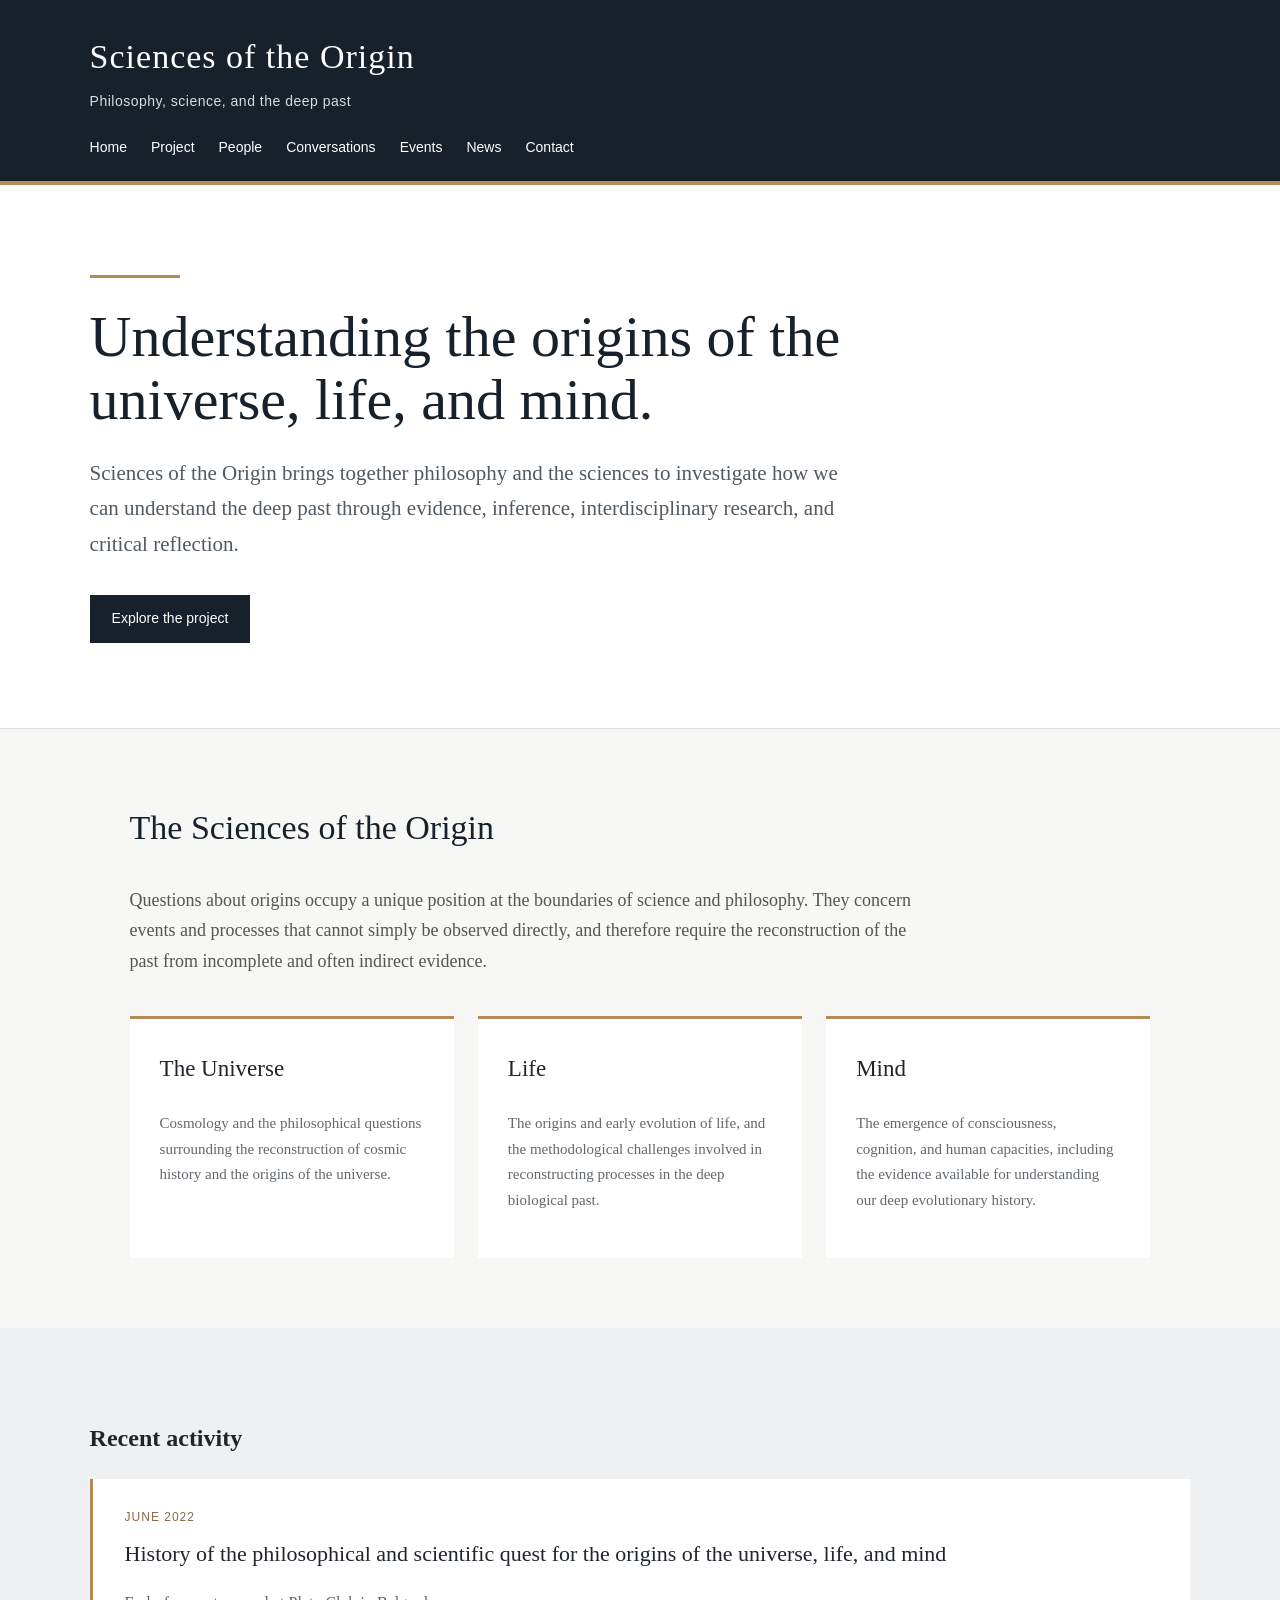
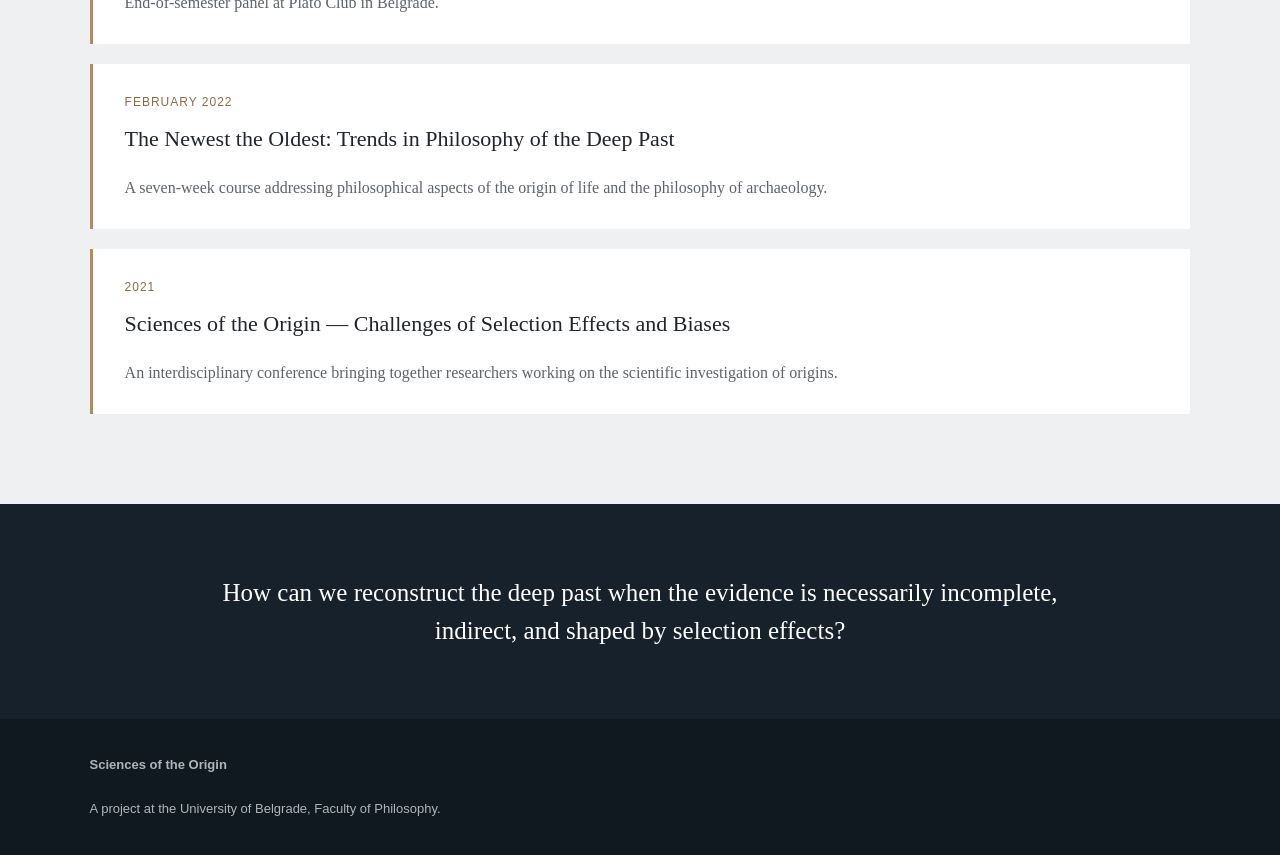
<file: index.html>
<!DOCTYPE html>
<html lang="en">
<head>
<meta charset="UTF-8">
<meta name="viewport" content="width=device-width, initial-scale=1.0">

<title>Sciences of the Origin</title>

<style>
    * {
        box-sizing: border-box;
    }

    body {
        margin: 0;
        font-family: Georgia, "Times New Roman", serif;
        color: #20252b;
        background: #f7f7f5;
        line-height: 1.7;
    }

    header {
        background: #17212b;
        color: white;
        padding: 28px 7% 22px;
        border-bottom: 4px solid #b38b59;
    }

    .header-inner {
        max-width: 1200px;
        margin: auto;
    }

    .site-title {
        font-size: 34px;
        letter-spacing: 1px;
        margin: 0;
        font-weight: normal;
    }

    .site-subtitle {
        margin: 4px 0 22px;
        color: #d6dce1;
        font-family: Arial, sans-serif;
        font-size: 14px;
        letter-spacing: 0.5px;
    }

    nav {
        font-family: Arial, sans-serif;
        display: flex;
        flex-wrap: wrap;
        gap: 24px;
    }

    nav a {
        color: white;
        text-decoration: none;
        font-size: 14px;
    }

    nav a:hover {
        color: #d4ad78;
    }

    .hero {
        background: white;
        padding: 90px 7% 85px;
        border-bottom: 1px solid #ddd;
    }

    .hero-inner {
        max-width: 1200px;
        margin: auto;
    }

    .hero h1 {
        font-size: 58px;
        line-height: 1.08;
        font-weight: normal;
        max-width: 850px;
        margin: 0 0 24px;
        color: #17212b;
    }

    .hero p {
        max-width: 760px;
        font-size: 21px;
        color: #505a63;
        margin-bottom: 32px;
    }

    .hero-line {
        width: 90px;
        height: 3px;
        background: #b38b59;
        margin-bottom: 28px;
    }

    .button {
        display: inline-block;
        background: #17212b;
        color: white;
        text-decoration: none;
        padding: 12px 22px;
        font-family: Arial, sans-serif;
        font-size: 14px;
        margin-right: 10px;
    }

    .button:hover {
        background: #b38b59;
    }

    .section {
        max-width: 1200px;
        margin: auto;
        padding: 70px 7%;
    }

    .section h2 {
        font-size: 34px;
        font-weight: normal;
        margin-top: 0;
        color: #17212b;
    }

    .section-intro {
        max-width: 800px;
        font-size: 18px;
        color: #555;
    }

    .themes {
        display: grid;
        grid-template-columns: repeat(3, 1fr);
        gap: 24px;
        margin-top: 40px;
    }

    .theme {
        background: white;
        padding: 30px;
        border-top: 3px solid #b38b59;
    }

    .theme h3 {
        font-size: 23px;
        font-weight: normal;
        margin-top: 0;
    }

    .theme p {
        color: #62686d;
        font-size: 15px;
    }

    .news {
        background: #eef0f1;
        padding: 70px 7%;
    }

    .news-inner {
        max-width: 1200px;
        margin: auto;
    }

    .news-item {
        background: white;
        padding: 28px 32px;
        margin: 20px 0;
        border-left: 3px solid #b38b59;
    }

    .news-date {
        font-family: Arial, sans-serif;
        font-size: 12px;
        color: #8a6b47;
        text-transform: uppercase;
        letter-spacing: 1px;
    }

    .news-item h3 {
        margin: 8px 0;
        font-size: 22px;
        font-weight: normal;
    }

    .news-item p {
        color: #5d6368;
        margin-bottom: 0;
    }

    .statement {
        background: #17212b;
        color: white;
        padding: 70px 7%;
        text-align: center;
    }

    .statement-inner {
        max-width: 900px;
        margin: auto;
    }

    .statement p {
        font-size: 25px;
        line-height: 1.5;
        margin: 0;
    }

    footer {
        background: #111920;
        color: #aeb5ba;
        padding: 35px 7%;
        font-family: Arial, sans-serif;
        font-size: 13px;
    }

    .footer-inner {
        max-width: 1200px;
        margin: auto;
    }

    @media (max-width: 800px) {
        .hero h1 {
            font-size: 42px;
        }

        .themes {
            grid-template-columns: 1fr;
        }

        nav {
            gap: 14px;
        }
    }
</style>
</head>

<body>

<header>
    <div class="header-inner">

        <h1 class="site-title">Sciences of the Origin</h1>

        <div class="site-subtitle">
            Philosophy, science, and the deep past
        </div>

        <nav>
            <a href="index.html">Home</a>
            <a href="project.html">Project</a>
            <a href="people.html">People</a>
            <a href="conversations.html">Conversations</a>
            <a href="events.html">Events</a>
            <a href="news.html">News</a>
            <a href="contact.html">Contact</a>
        </nav>

    </div>
</header>


<section class="hero">

    <div class="hero-inner">

        <div class="hero-line"></div>

        <h1>
            Understanding the origins of the universe, life, and mind.
        </h1>

        <p>
            Sciences of the Origin brings together philosophy and the sciences
            to investigate how we can understand the deep past through
            evidence, inference, interdisciplinary research, and critical
            reflection.
        </p>

        <a class="button" href="project.html">Explore the project</a>

    </div>

</section>


<section class="section">

    <h2>The Sciences of the Origin</h2>

    <p class="section-intro">
        Questions about origins occupy a unique position at the boundaries
        of science and philosophy. They concern events and processes that
        cannot simply be observed directly, and therefore require the
        reconstruction of the past from incomplete and often indirect
        evidence.
    </p>

    <div class="themes">

        <div class="theme">
            <h3>The Universe</h3>
            <p>
                Cosmology and the philosophical questions surrounding the
                reconstruction of cosmic history and the origins of the
                universe.
            </p>
        </div>

        <div class="theme">
            <h3>Life</h3>
            <p>
                The origins and early evolution of life, and the methodological
                challenges involved in reconstructing processes in the deep
                biological past.
            </p>
        </div>

        <div class="theme">
            <h3>Mind</h3>
            <p>
                The emergence of consciousness, cognition, and human
                capacities, including the evidence available for understanding
                our deep evolutionary history.
            </p>
        </div>

    </div>

</section>


<section class="news">

    <div class="news-inner">

        <h2>Recent activity</h2>

        <div class="news-item">

            <div class="news-date">June 2022</div>

            <h3>
                History of the philosophical and scientific quest for the
                origins of the universe, life, and mind
            </h3>

            <p>
                End-of-semester panel at Plato Club in Belgrade.
            </p>

        </div>


        <div class="news-item">

            <div class="news-date">February 2022</div>

            <h3>
                The Newest the Oldest: Trends in Philosophy of the Deep Past
            </h3>

            <p>
                A seven-week course addressing philosophical aspects of the
                origin of life and the philosophy of archaeology.
            </p>

        </div>


        <div class="news-item">

            <div class="news-date">2021</div>

            <h3>
                Sciences of the Origin — Challenges of Selection Effects and Biases
            </h3>

            <p>
                An interdisciplinary conference bringing together researchers
                working on the scientific investigation of origins.
            </p>

        </div>

    </div>

</section>


<section class="statement">

    <div class="statement-inner">

        <p>
            How can we reconstruct the deep past when the evidence is
            necessarily incomplete, indirect, and shaped by selection effects?
        </p>

    </div>

</section>


<footer>

    <div class="footer-inner">

        <strong>Sciences of the Origin</strong><br><br>

        A project at the University of Belgrade, Faculty of Philosophy.

    </div>

</footer>

</body>
</html>
</file>
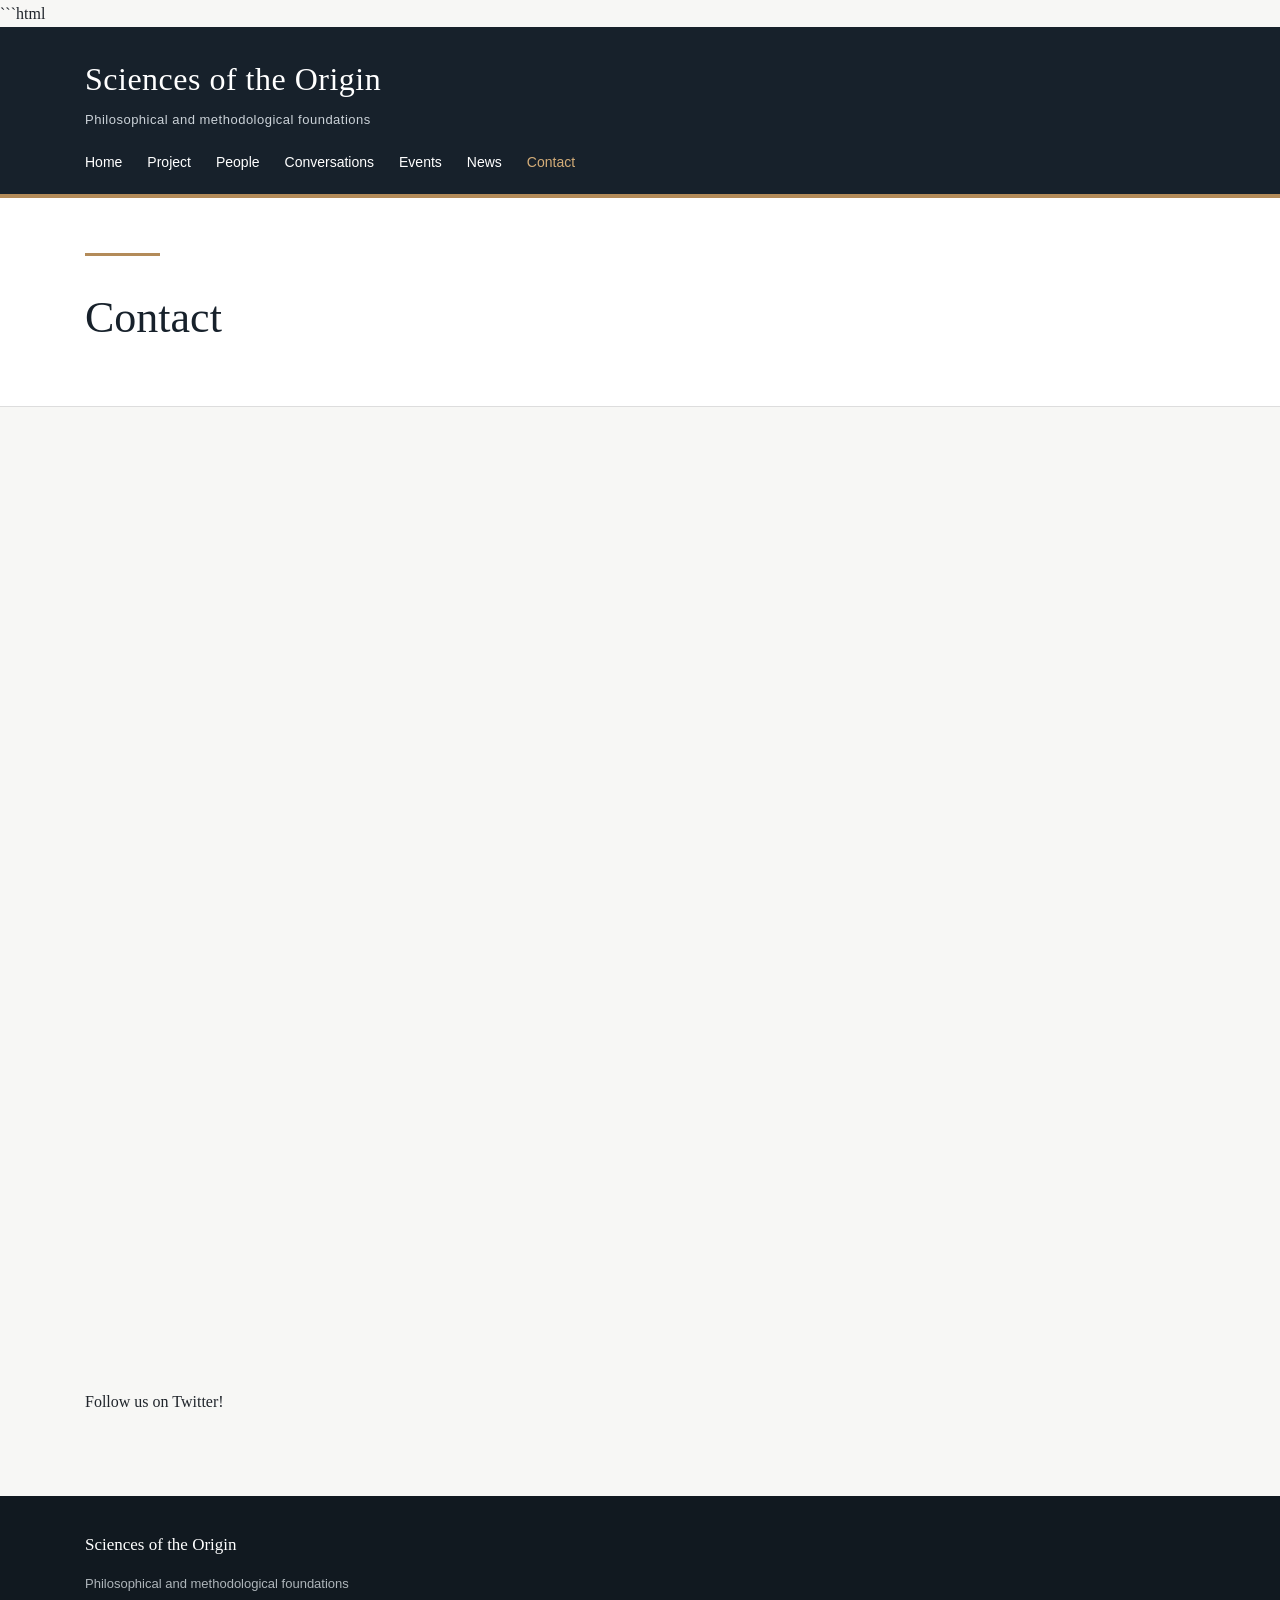
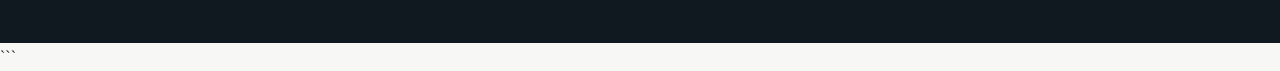
<file: contact.html>
```html
<!DOCTYPE html>
<html lang="en">

<head>
    <meta charset="UTF-8">
    <meta name="viewport" content="width=device-width, initial-scale=1.0">

    <title>Contact — Sciences of the Origin</title>

    <link rel="stylesheet" href="style.css">
</head>

<body>

<header class="site-header">

    <div class="header-inner">

        <h1 class="site-title">Sciences of the Origin</h1>

        <div class="site-tagline">
            Philosophical and methodological foundations
        </div>

        <nav class="site-nav">
            <a href="index.html">Home</a>
            <a href="project.html">Project</a>
            <a href="people.html">People</a>
            <a href="conversations.html">Conversations</a>
            <a href="events.html">Events</a>
            <a href="news.html">News</a>
            <a href="contact.html" class="active">Contact</a>
        </nav>

    </div>

</header>


<section class="page-header">

    <div class="container">

        <div class="gold-line"></div>

        <h1>Contact</h1>

    </div>
</section>


<main class="content">

<div class="container">

    <div class="contact-form">

        <iframe
            src="https://docs.google.com/forms/d/e/1FAIpQLSeBe2xlmsO3pi0Knu95zd9DdnLA2La9Wa38rOZ5vXSF9SVgTw/viewform?embedded=true"
            width="100%"
            height="900"
            frameborder="0"
            marginheight="0"
            marginwidth="0">
            Loading…
        </iframe>

    </div>


    <p class="social-link">
        Follow us on Twitter!
    </p>

</div>

</main>


<footer class="site-footer">

    <div class="footer-inner">

        <div class="footer-title">
            Sciences of the Origin
        </div>

        <p>
            Philosophical and methodological foundations
        </p>

    </div>

</footer>

</body>

</html>
```
</file>
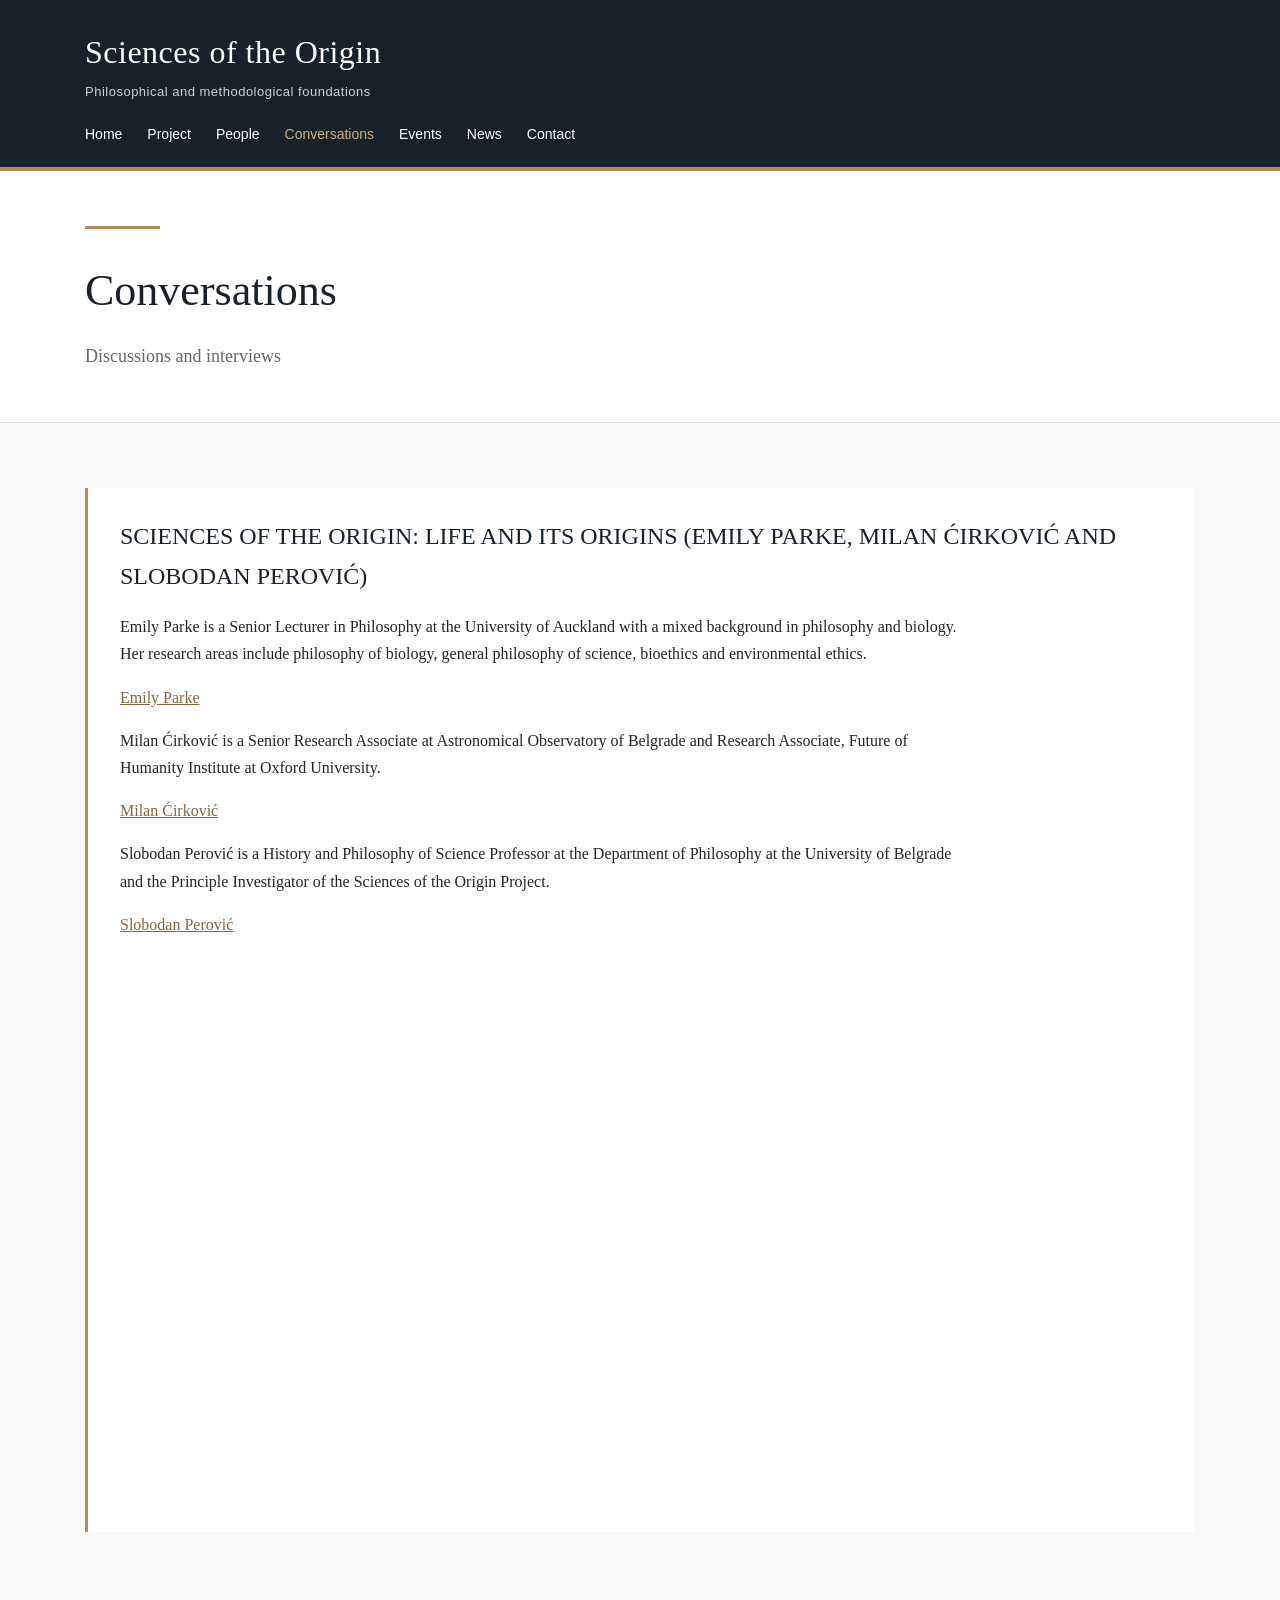
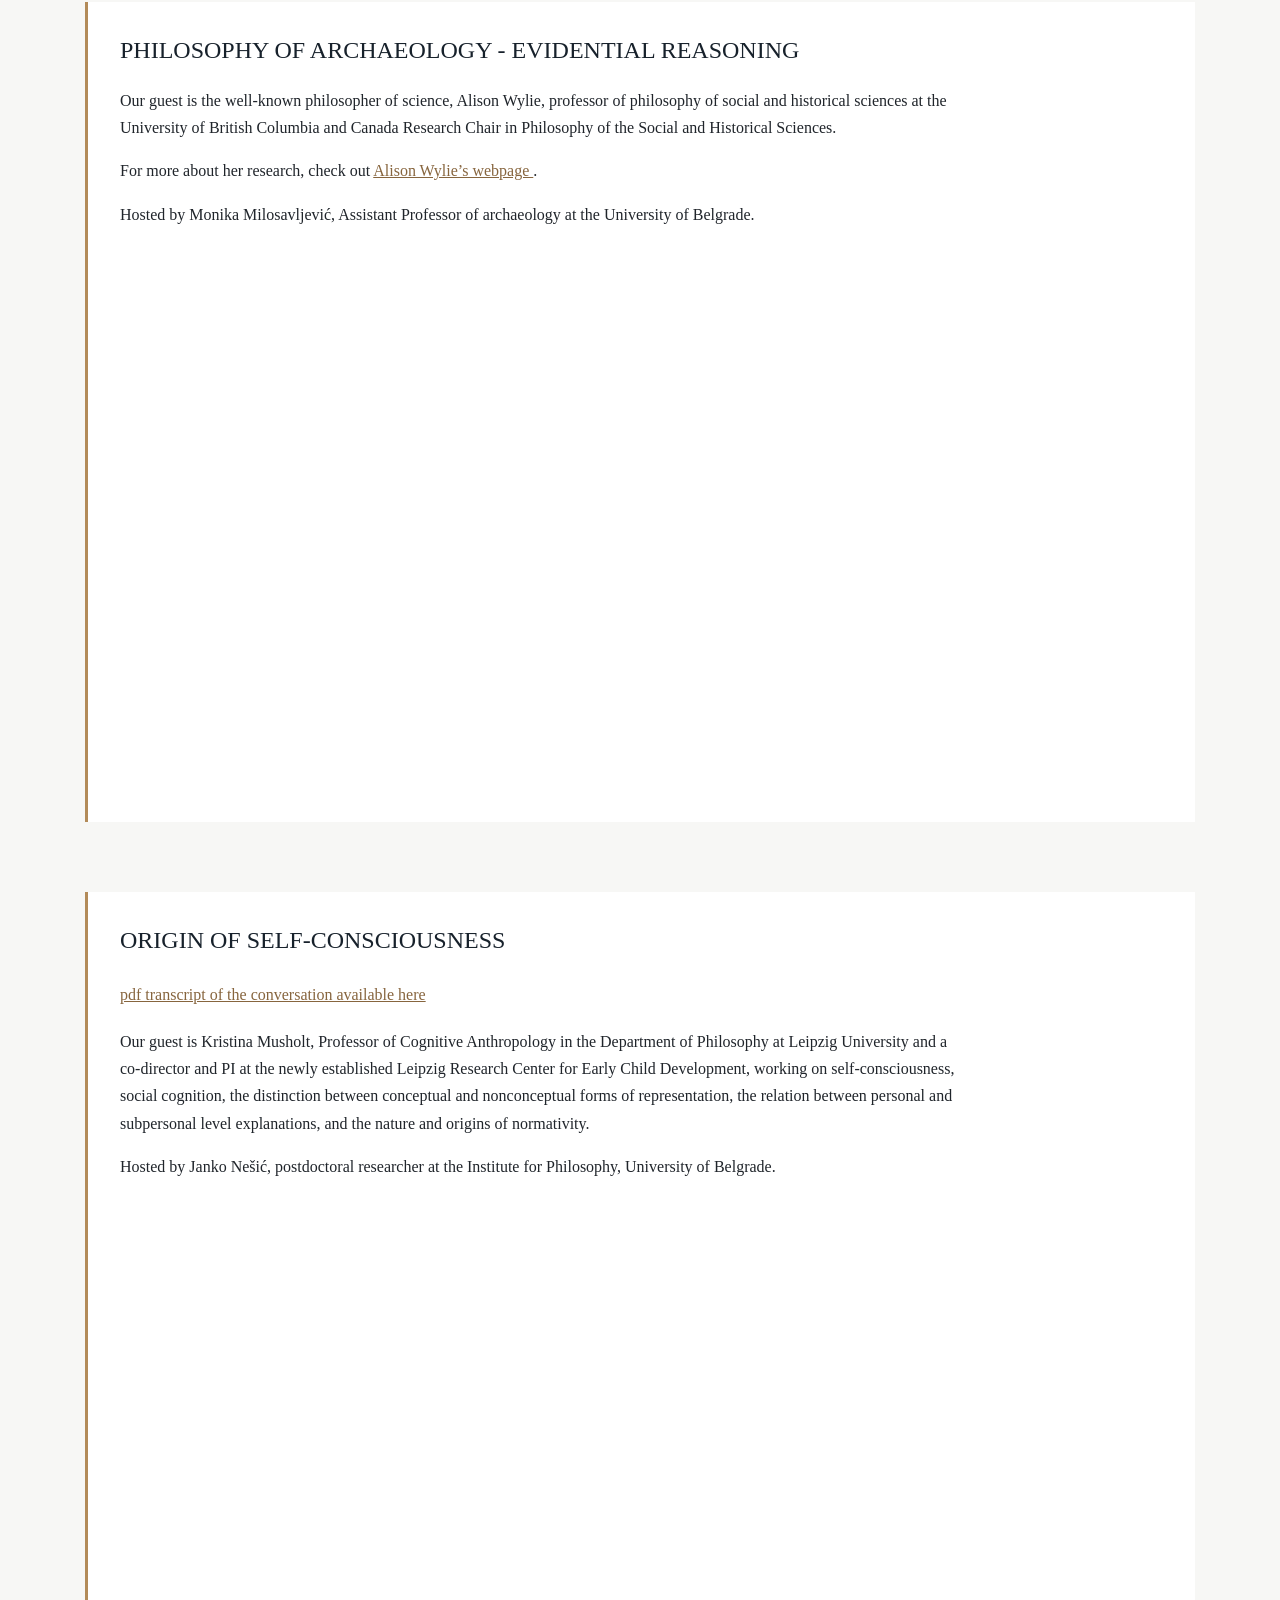
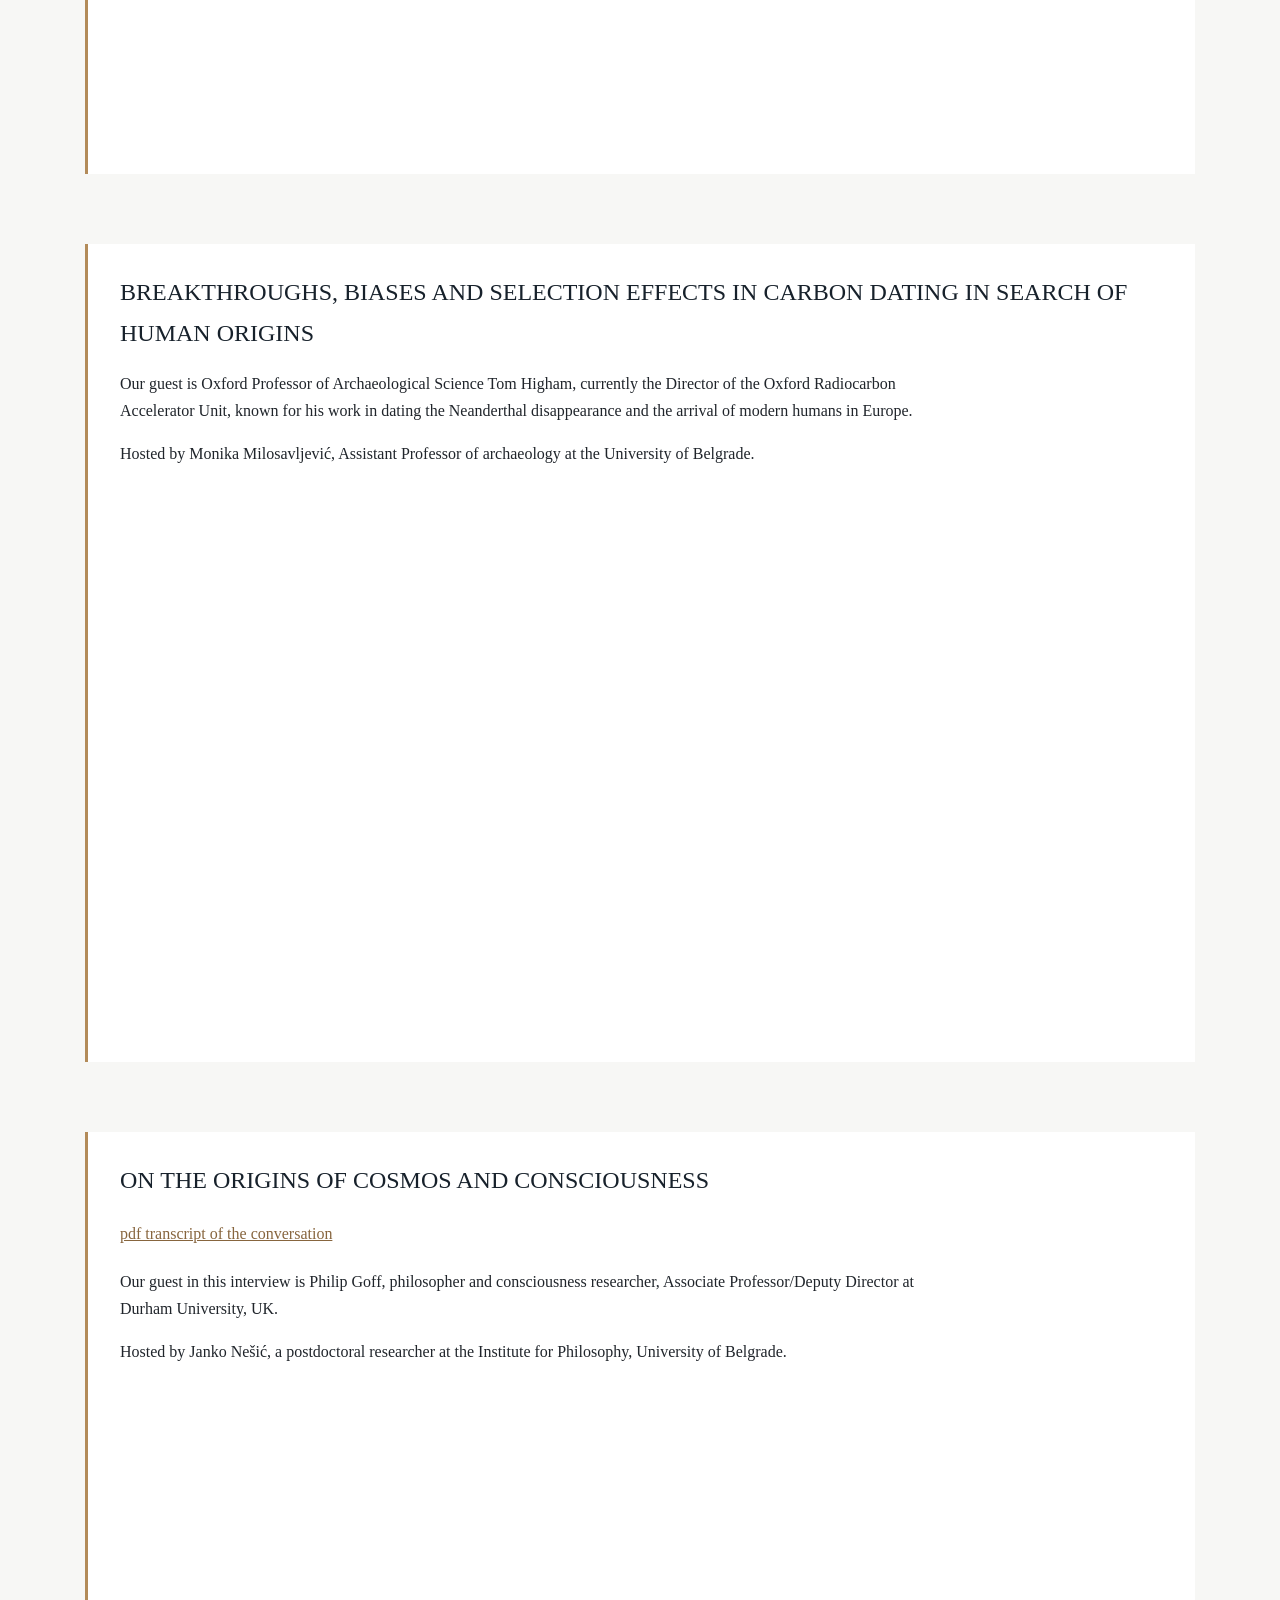
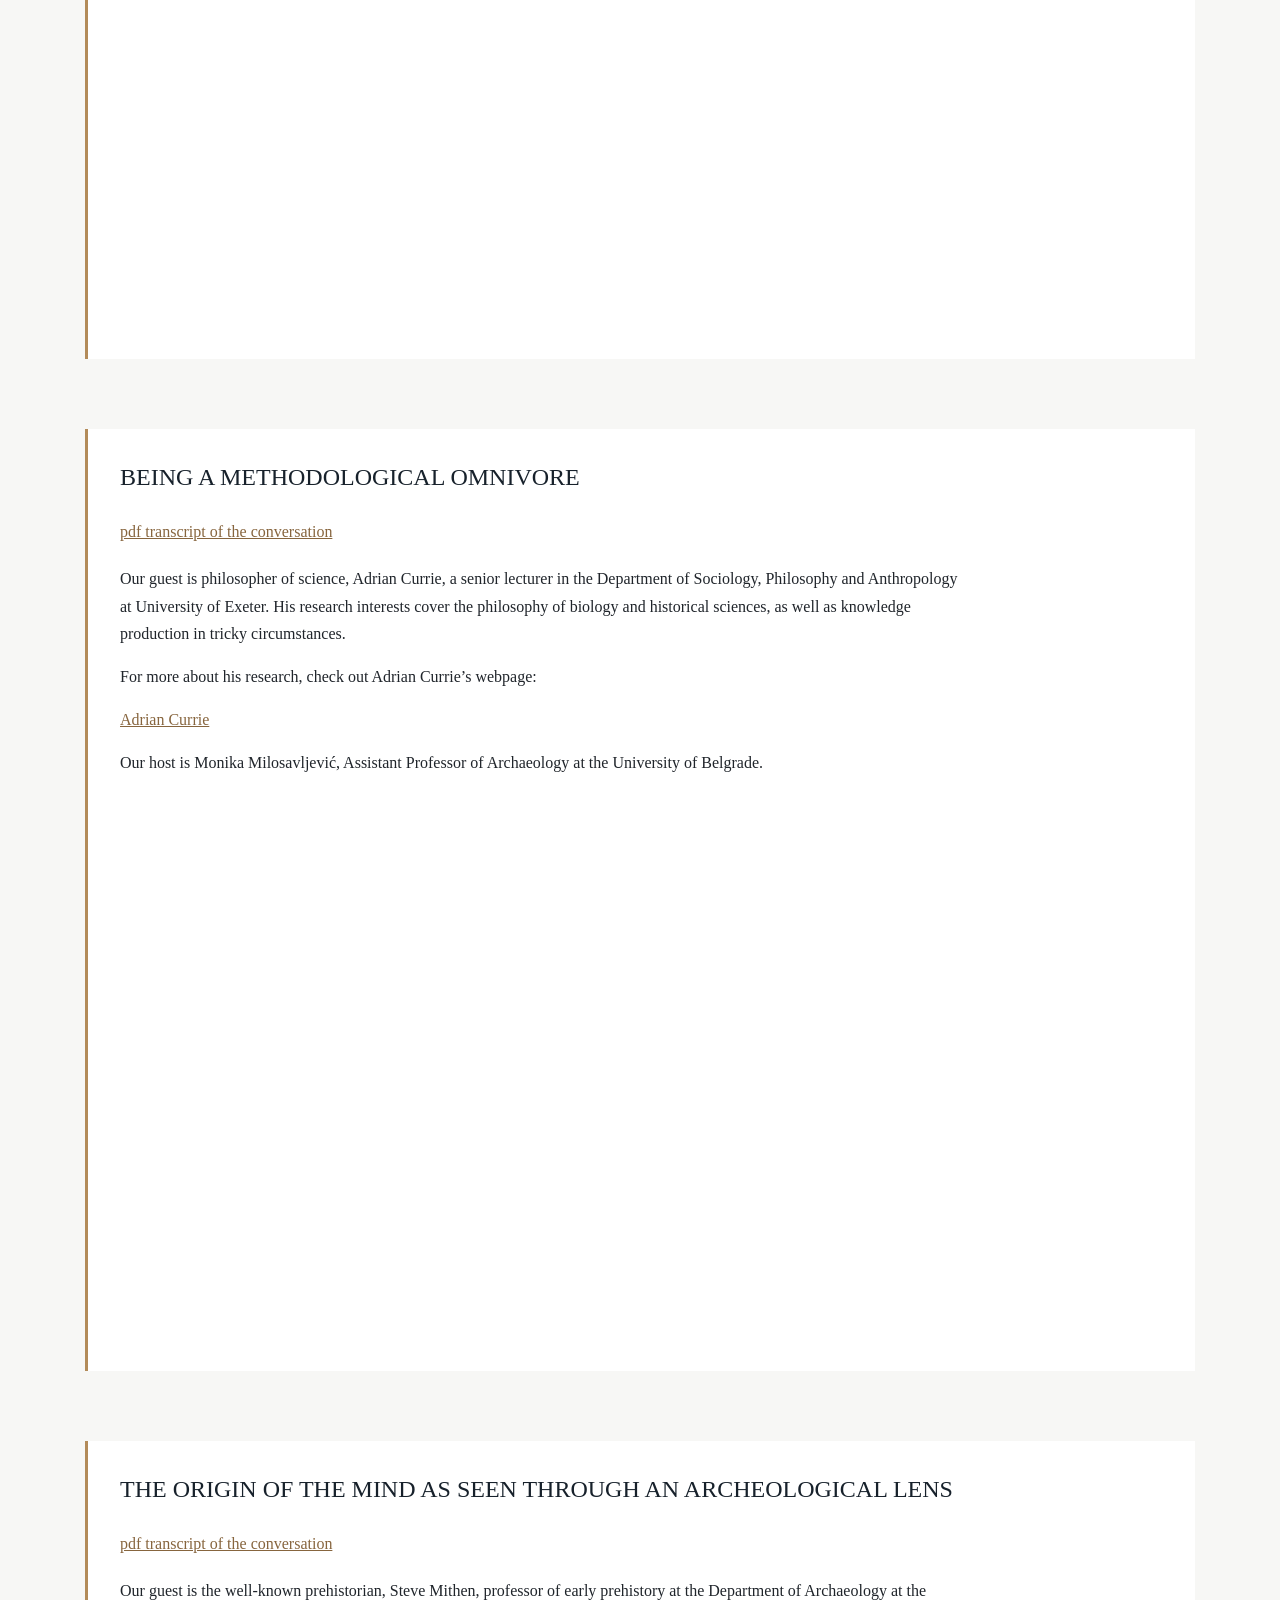
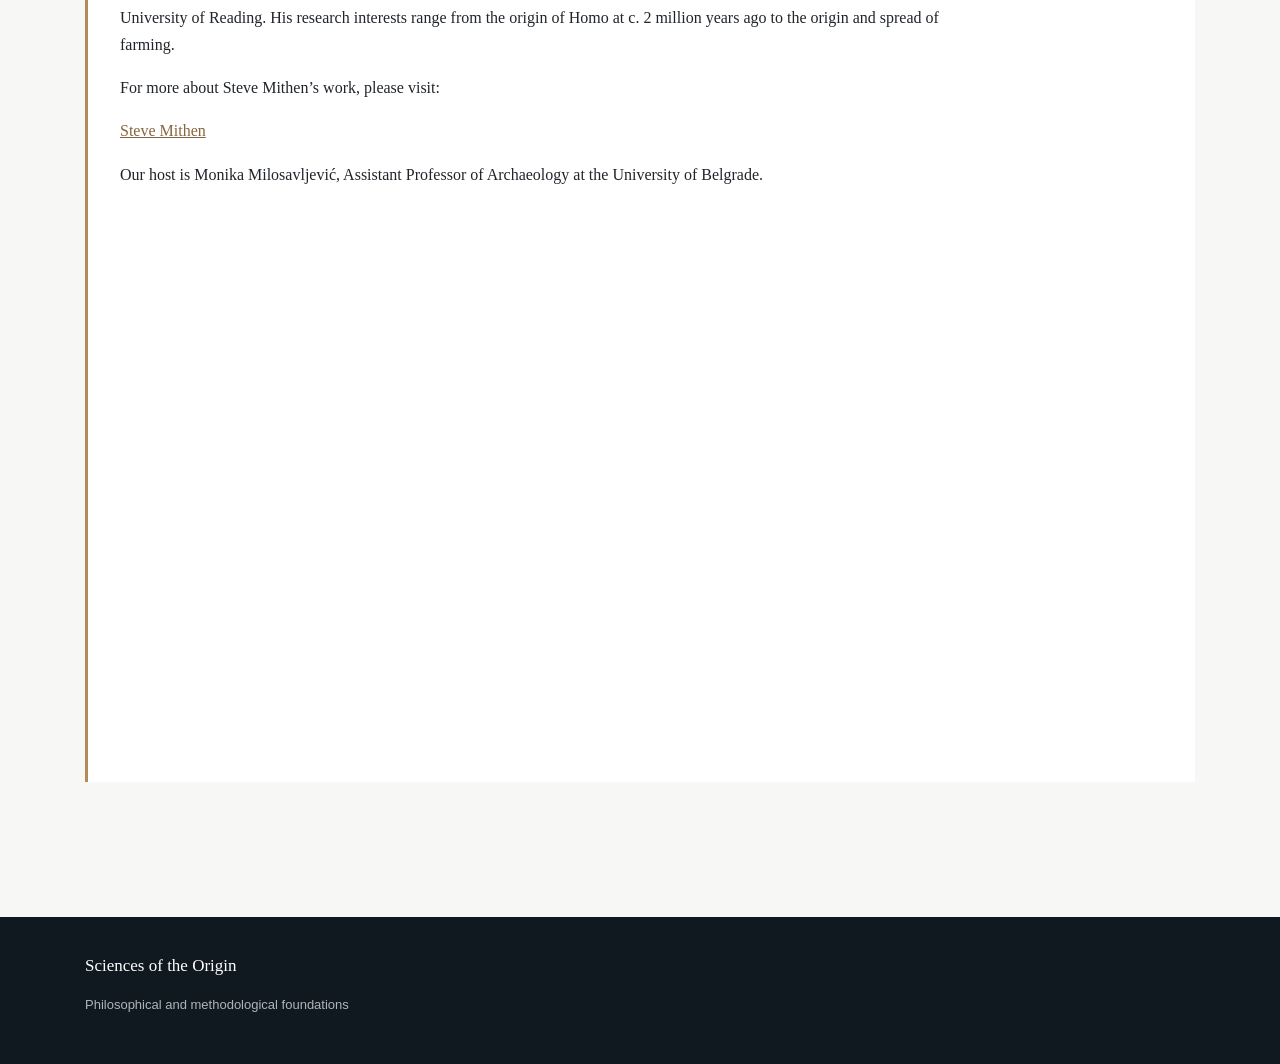
<file: conversations.html>
<!DOCTYPE html>
<html lang="en">

<head>
    <meta charset="UTF-8">
    <meta name="viewport" content="width=device-width, initial-scale=1.0">

    <title>Conversations — Sciences of the Origin</title>

    <link rel="stylesheet" href="style.css">

    <style>
        .video-container {
            position: relative;
            width: 100%;
            max-width: 900px;
            margin: 30px auto;
            aspect-ratio: 16 / 9;
        }

        .video-container iframe {
            position: absolute;
            width: 100%;
            height: 100%;
            border: 0;
        }

        .conversation {
            margin-bottom: 70px;
        }

        .conversation h2 {
            margin-bottom: 15px;
        }

        .pdf-link {
            margin: 20px 0;
        }
    </style>

</head>

<body>

<header class="site-header">

    <div class="header-inner">

        <h1 class="site-title">Sciences of the Origin</h1>

        <div class="site-tagline">
            Philosophical and methodological foundations
        </div>

        <nav class="site-nav">
            <a href="index.html">Home</a>
            <a href="project.html">Project</a>
            <a href="people.html">People</a>
            <a href="conversations.html" class="active">Conversations</a>
            <a href="events.html">Events</a>
            <a href="news.html">News</a>
            <a href="contact.html">Contact</a>
        </nav>

    </div>

</header>


<section class="page-header">

    <div class="container">

        <div class="gold-line"></div>

        <h1>Conversations</h1>

        <p>Discussions and interviews</p>

    </div>
</section>


<main class="content">

<div class="container">


    <!-- =====================================================
         1. LIFE AND ITS ORIGINS
         ===================================================== -->

    <article class="conversation">

        <h2>
            SCIENCES OF THE ORIGIN: LIFE AND ITS ORIGINS
            (EMILY PARKE, MILAN ĆIRKOVIĆ AND SLOBODAN PEROVIĆ)
        </h2>

        <p>
            Emily Parke is a Senior Lecturer in Philosophy at the
            University of Auckland with a mixed background in philosophy
            and biology. Her research areas include philosophy of biology,
            general philosophy of science, bioethics and environmental
            ethics.
        </p>

        <p>
            <a href="http://www.emilycparke.com/" target="_blank">
                Emily Parke
            </a>
        </p>

        <p>
            Milan Ćirković is a Senior Research Associate at Astronomical
            Observatory of Belgrade and Research Associate, Future of
            Humanity Institute at Oxford University.
        </p>

        <p>
            <a href="http://mcirkovic.aob.rs/" target="_blank">
                Milan Ćirković
            </a>
        </p>

        <p>
            Slobodan Perović is a History and Philosophy of Science
            Professor at the Department of Philosophy at the University
            of Belgrade and the Principle Investigator of the Sciences
            of the Origin Project.
        </p>

        <p>
            <a href="https://slobodanperovic.weebly.com/" target="_blank">
                Slobodan Perović
            </a>
        </p>

        <div class="video-container">
            <iframe
                src="https://www.youtube.com/embed/DgUZnSESdqM"
                title="Sciences of the Origin: Life and Its Origins"
                allowfullscreen>
            </iframe>
        </div>

    </article>


    <!-- =====================================================
         2. PHILOSOPHY OF ARCHAEOLOGY
         ===================================================== -->

    <article class="conversation">

        <h2>
            PHILOSOPHY OF ARCHAEOLOGY - EVIDENTIAL REASONING
        </h2>

        <p>
            Our guest is the well-known philosopher of science,
            Alison Wylie, professor of philosophy of social and historical
            sciences at the University of British Columbia and Canada
            Research Chair in Philosophy of the Social and Historical
            Sciences.
        </p>

        <p>
            For more about her research, check out
            <a href="https://alisonwylie.net" target="_blank">
                Alison Wylie’s webpage
            </a>.
        </p>

        <p>
            Hosted by Monika Milosavljević, Assistant Professor of
            archaeology at the University of Belgrade.
        </p>

        <div class="video-container">
            <iframe
                src="https://www.youtube.com/embed/GFLg6el76VE"
                title="Philosophy of Archaeology - Evidential Reasoning"
                allowfullscreen>
            </iframe>
        </div>

    </article>


    <!-- =====================================================
         3. ORIGIN OF SELF-CONSCIOUSNESS
         ===================================================== -->

    <article class="conversation">

        <h2>
            ORIGIN OF SELF-CONSCIOUSNESS
        </h2>

        <p class="pdf-link">
            <a href="documents/4_-_kristina_musholt.pdf" target="_blank">
                pdf transcript of the conversation available here
            </a>
        </p>

        <p>
            Our guest is Kristina Musholt, Professor of Cognitive
            Anthropology in the Department of Philosophy at Leipzig
            University and a co-director and PI at the newly established
            Leipzig Research Center for Early Child Development, working
            on self-consciousness, social cognition, the distinction
            between conceptual and nonconceptual forms of representation,
            the relation between personal and subpersonal level
            explanations, and the nature and origins of normativity.
        </p>

        <p>
            Hosted by Janko Nešić, postdoctoral researcher at the Institute
            for Philosophy, University of Belgrade.
        </p>

        <div class="video-container">
            <iframe
                src="https://www.youtube.com/embed/45kt4CLY10o"
                title="Origin of Self-Consciousness"
                allowfullscreen>
            </iframe>
        </div>

    </article>


    <!-- =====================================================
         4. CARBON DATING AND HUMAN ORIGINS
         ===================================================== -->

    <article class="conversation">

        <h2>
            BREAKTHROUGHS, BIASES AND SELECTION EFFECTS IN CARBON
            DATING IN SEARCH OF HUMAN ORIGINS
        </h2>

        <p>
            Our guest is Oxford Professor of Archaeological Science
            Tom Higham, currently the Director of the Oxford Radiocarbon
            Accelerator Unit, known for his work in dating the Neanderthal
            disappearance and the arrival of modern humans in Europe.
        </p>

        <p>
            Hosted by Monika Milosavljević, Assistant Professor of
            archaeology at the University of Belgrade.
        </p>

        <div class="video-container">
            <iframe
                src="https://www.youtube.com/embed/1a3Vk-yO5S4"
                title="Breakthroughs, Biases and Selection Effects in Carbon Dating"
                allowfullscreen>
            </iframe>
        </div>

    </article>


    <!-- =====================================================
         5. COSMOS AND CONSCIOUSNESS
         ===================================================== -->

    <article class="conversation">

        <h2>
            ON THE ORIGINS OF COSMOS AND CONSCIOUSNESS
        </h2>

        <p class="pdf-link">
            <a href="documents/5_-_philip_goff.pdf" target="_blank">
                pdf transcript of the conversation
            </a>
        </p>

        <p>
            Our guest in this interview is Philip Goff, philosopher and
            consciousness researcher, Associate Professor/Deputy Director
            at Durham University, UK.
        </p>

        <p>
            Hosted by Janko Nešić, a postdoctoral researcher at the
            Institute for Philosophy, University of Belgrade.
        </p>

        <div class="video-container">
            <iframe
                src="https://www.youtube.com/embed/eFFF5xNZZxg"
                title="On the Origins of Cosmos and Consciousness"
                allowfullscreen>
            </iframe>
        </div>

    </article>


    <!-- =====================================================
         6. METHODOLOGICAL OMNIVORE
         ===================================================== -->

    <article class="conversation">

        <h2>
            BEING A METHODOLOGICAL OMNIVORE
        </h2>

        <p class="pdf-link">
            <a href="documents/1_-_adrian_currie_interview.pdf"
               target="_blank">
                pdf transcript of the conversation
            </a>
        </p>

        <p>
            Our guest is philosopher of science, Adrian Currie, a senior
            lecturer in the Department of Sociology, Philosophy and
            Anthropology at University of Exeter. His research interests
            cover the philosophy of biology and historical sciences, as
            well as knowledge production in tricky circumstances.
        </p>

        <p>
            For more about his research, check out Adrian Currie’s webpage:
        </p>

        <p>
            <a href="https://sites.google.com/site/adrianmitchellcurrie/"
               target="_blank">
                Adrian Currie
            </a>
        </p>

        <p>
            Our host is Monika Milosavljević, Assistant Professor of
            Archaeology at the University of Belgrade.
        </p>

        <div class="video-container">
            <iframe
                src="https://www.youtube.com/embed/HiZcLKvfHys"
                title="Being a Methodological Omnivore"
                allowfullscreen>
            </iframe>
        </div>

    </article>


    <!-- =====================================================
         7. ORIGIN OF THE MIND
         ===================================================== -->

    <article class="conversation">

        <h2>
            THE ORIGIN OF THE MIND AS SEEN THROUGH AN ARCHEOLOGICAL LENS
        </h2>

        <p class="pdf-link">
            <a href="documents/6_-_steven_mithen_interview.pdf"
               target="_blank">
                pdf transcript of the conversation
            </a>
        </p>

        <p>
            Our guest is the well-known prehistorian, Steve Mithen,
            professor of early prehistory at the Department of Archaeology
            at the University of Reading. His research interests range
            from the origin of Homo at c. 2 million years ago to the origin
            and spread of farming.
        </p>

        <p>
            For more about Steve Mithen’s work, please visit:
        </p>

        <p>
            <a href="https://www.reading.ac.uk/archaeology/about/staff/s-j-mithen.aspx"
               target="_blank">
                Steve Mithen
            </a>
        </p>

        <p>
            Our host is Monika Milosavljević, Assistant Professor of
            Archaeology at the University of Belgrade.
        </p>

        <div class="video-container">
            <iframe
                src="https://www.youtube.com/embed/C7FUbxan8bE"
                title="The Origin of the Mind as Seen Through an Archaeological Lens"
                allowfullscreen>
            </iframe>
        </div>

    </article>


</div>

</main>


<footer class="site-footer">

    <div class="footer-inner">

        <div class="footer-title">
            Sciences of the Origin
        </div>

        <p>
            Philosophical and methodological foundations
        </p>

    </div>
</footer>

</body>

</html>
</file>
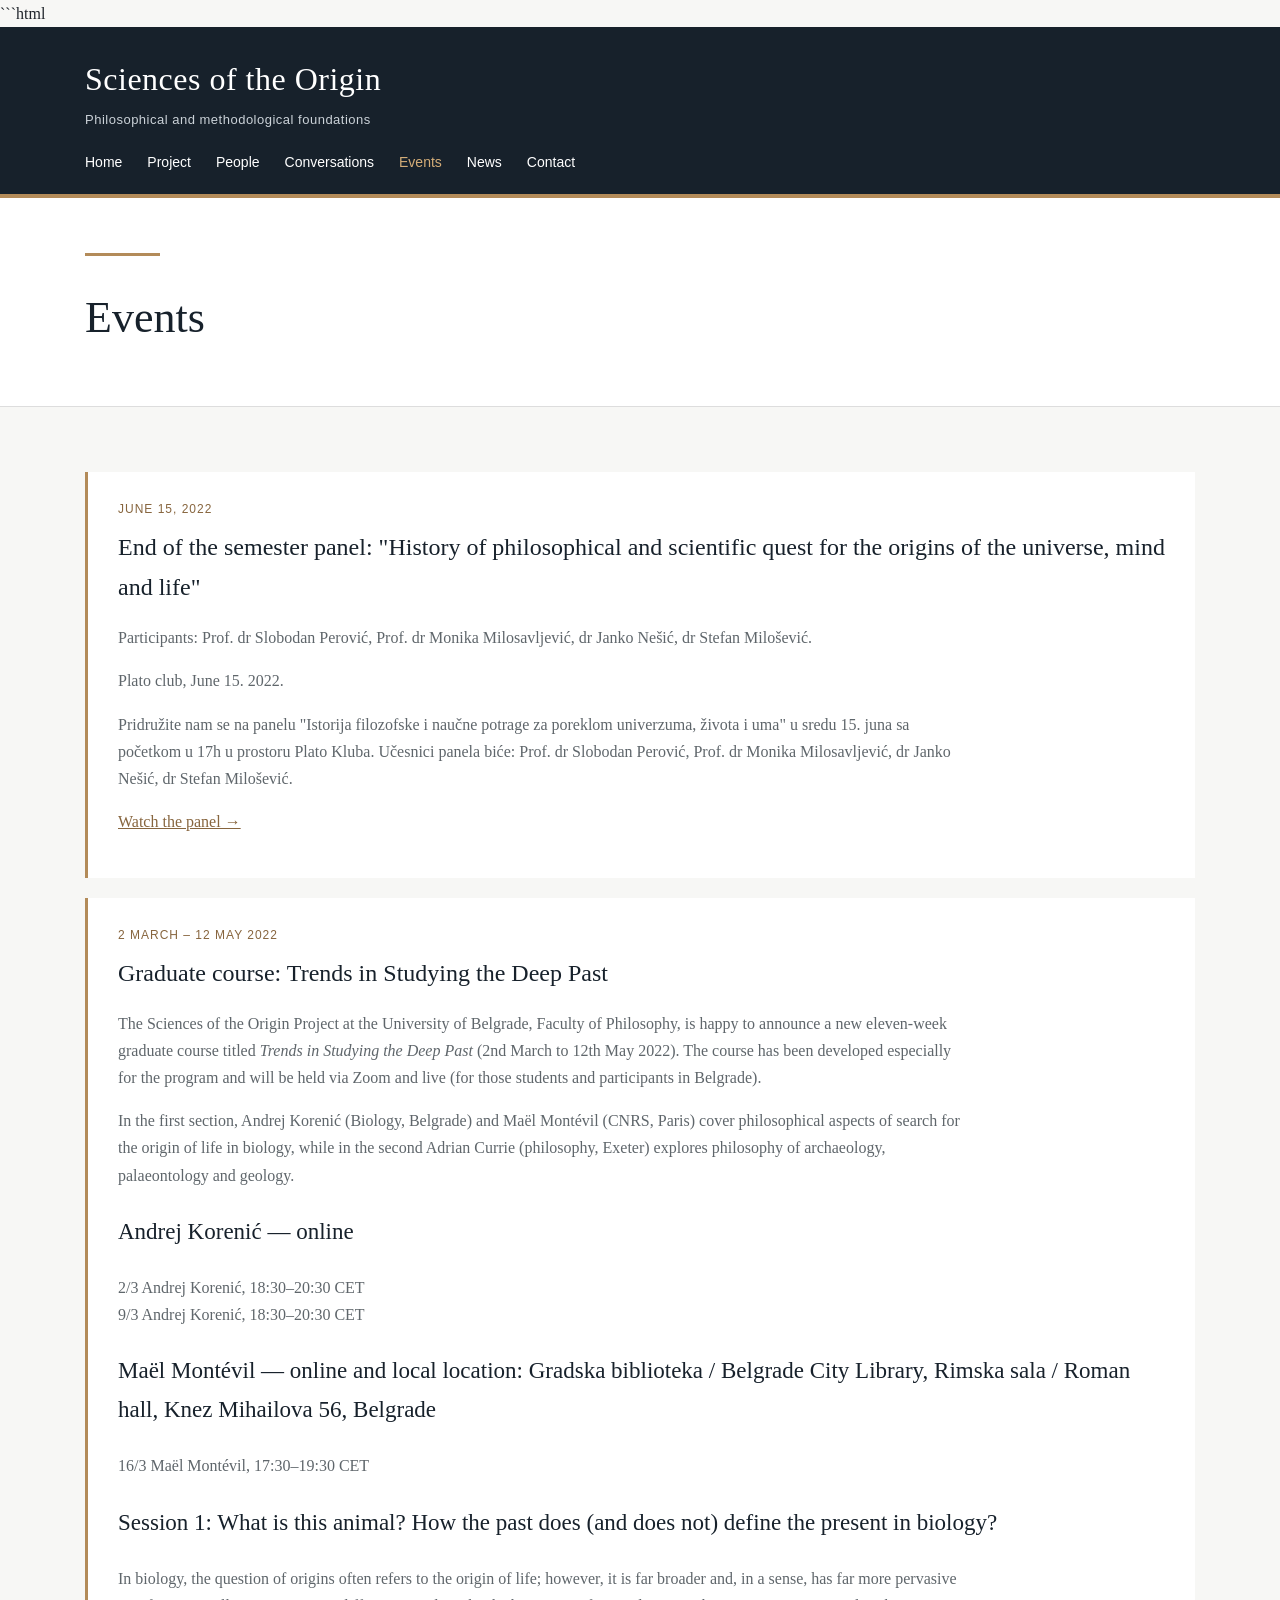
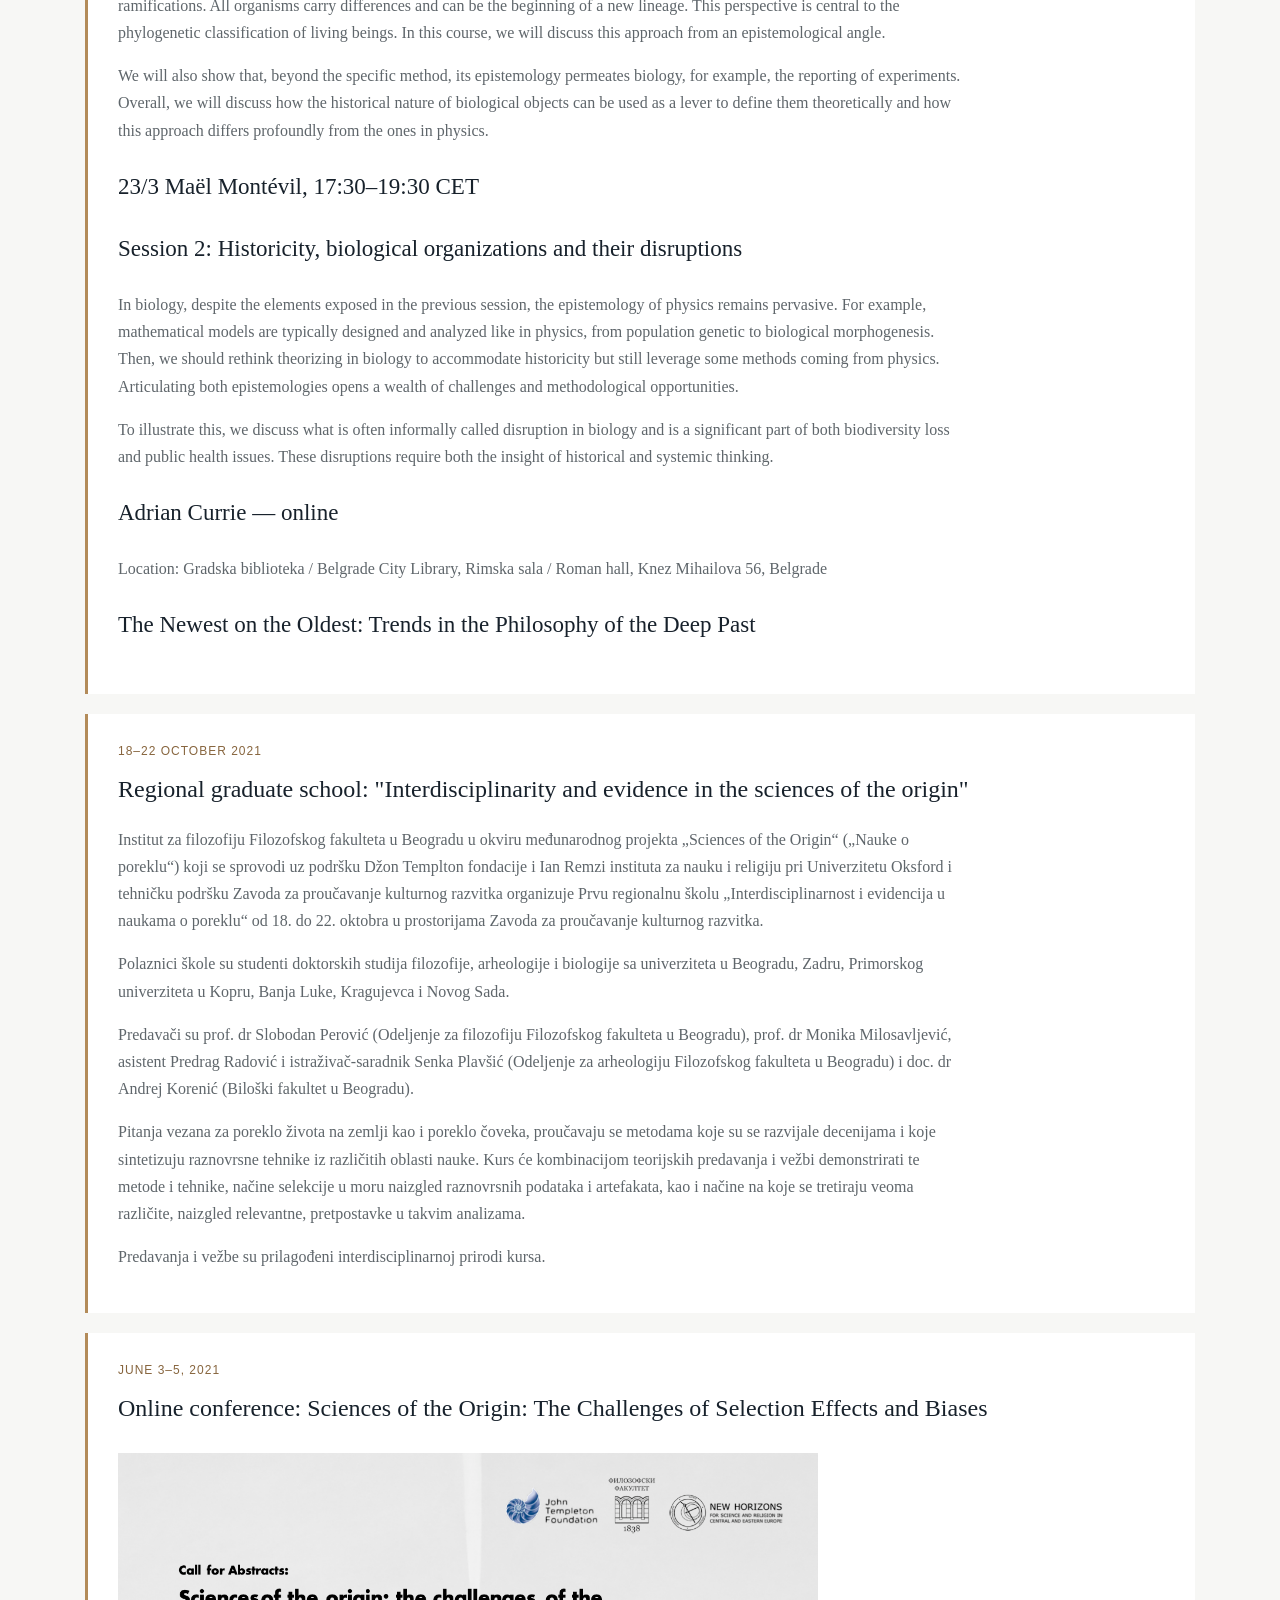
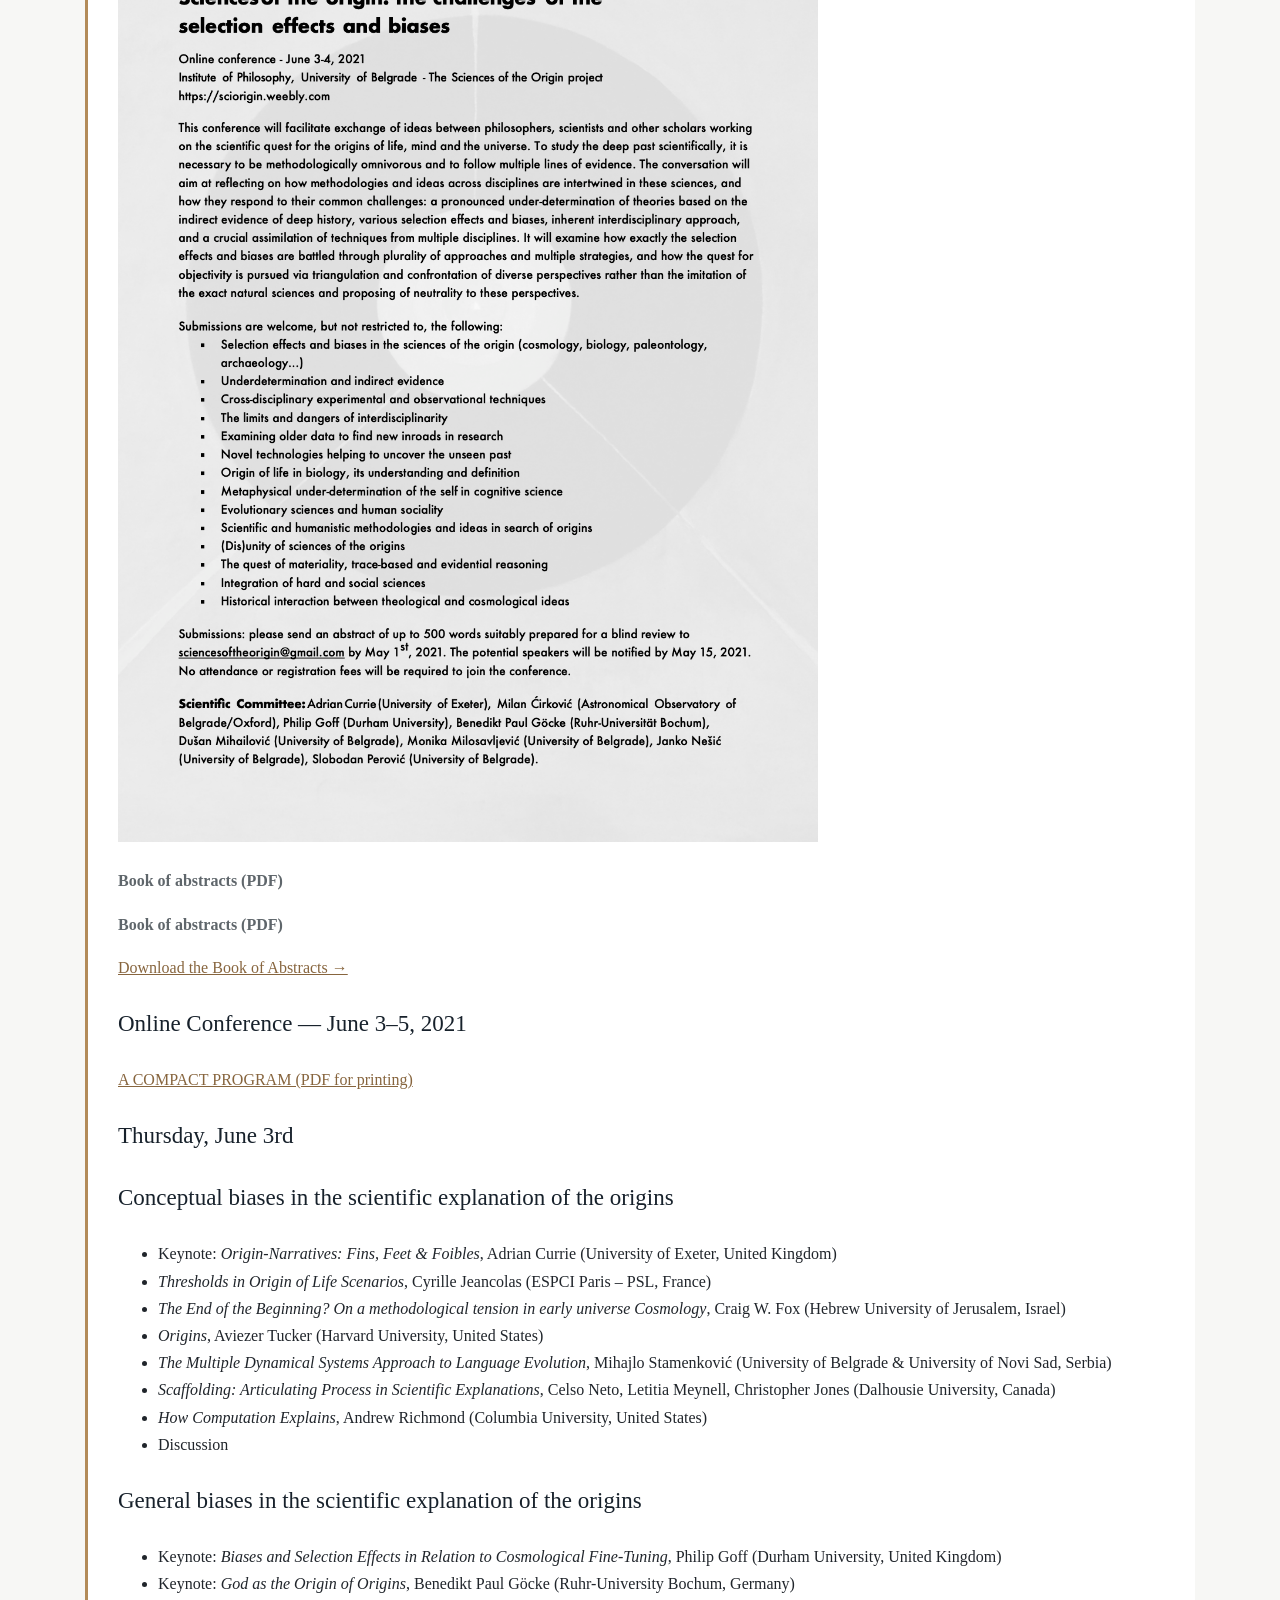
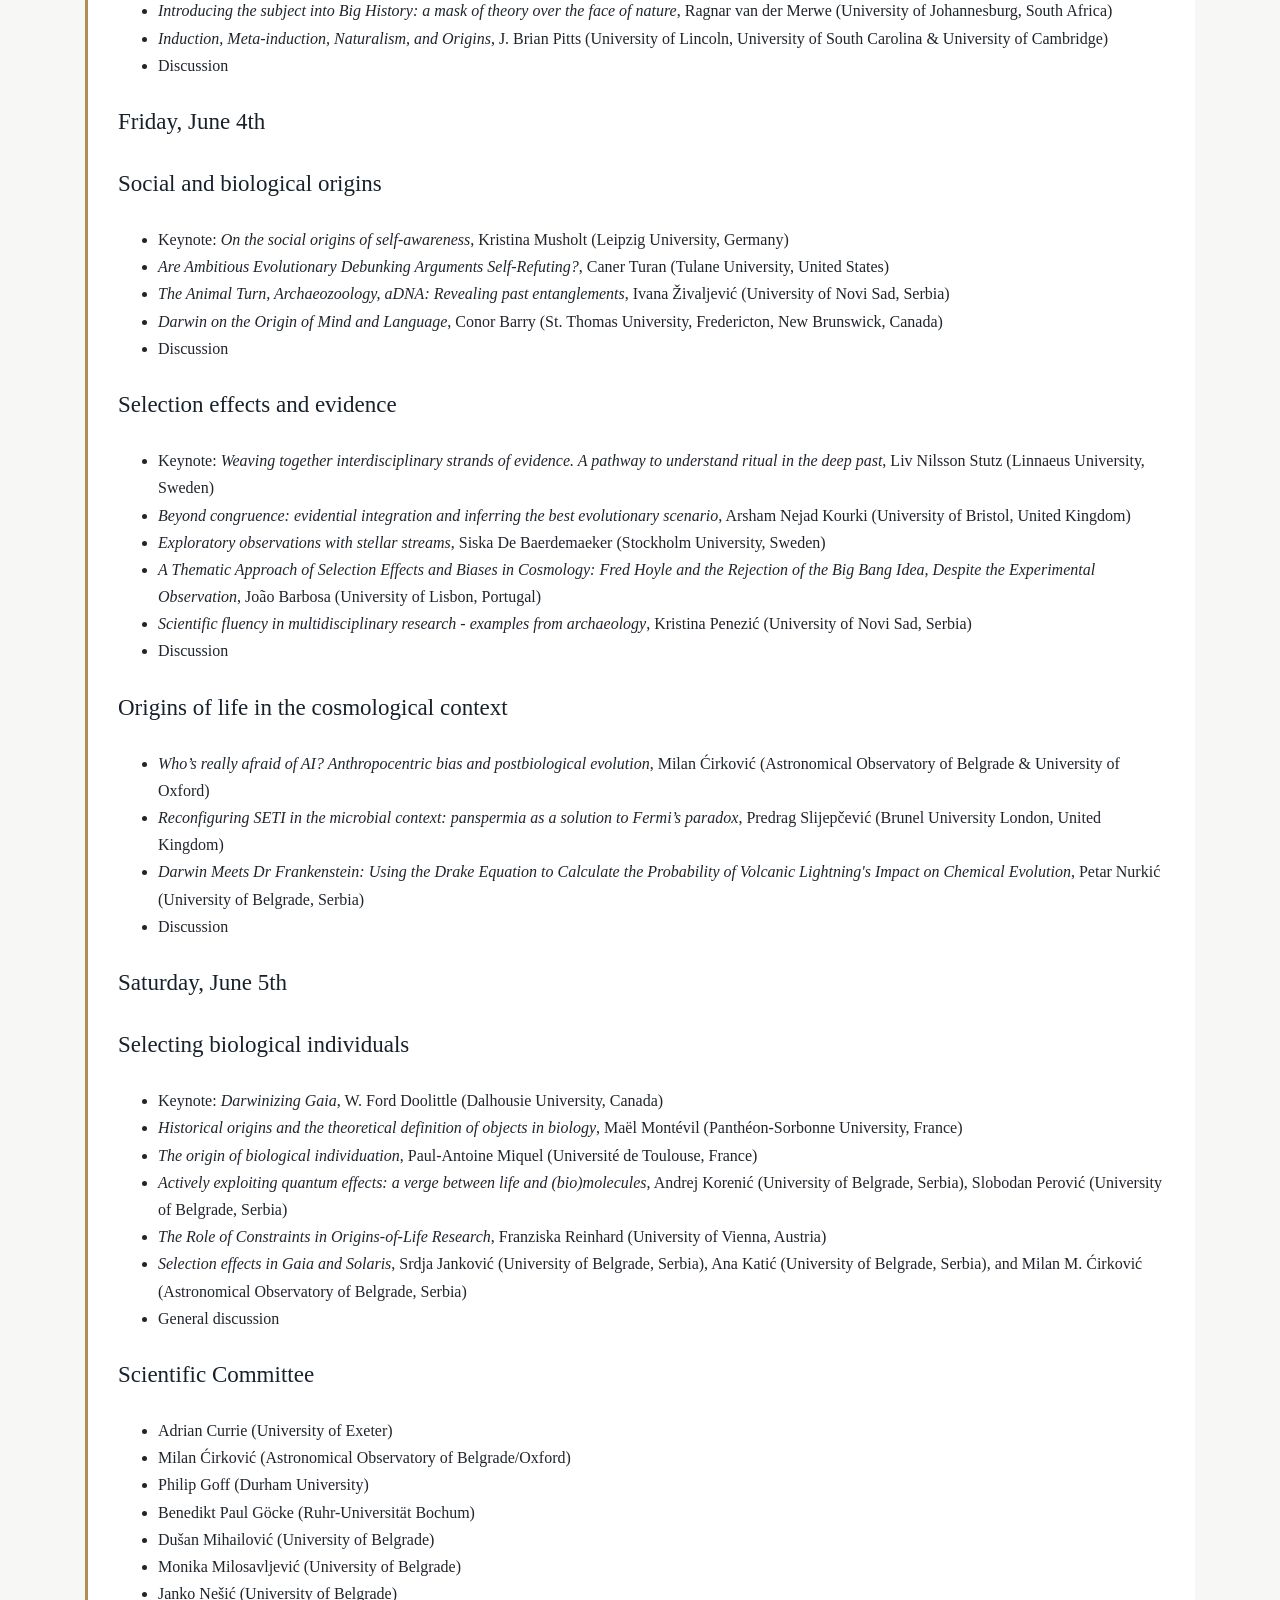
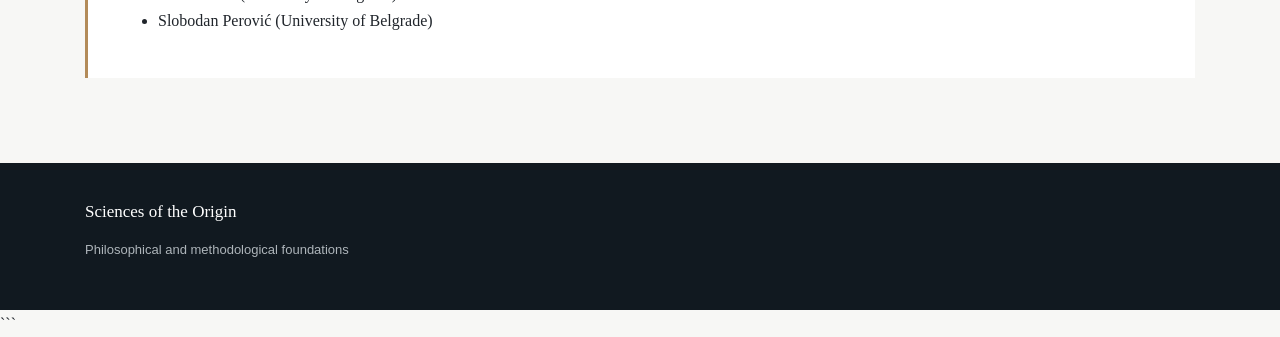
<file: events.html>
```html
<!DOCTYPE html>
<html lang="en">

<head>
    <meta charset="UTF-8">
    <meta name="viewport" content="width=device-width, initial-scale=1.0">

    <title>Events — Sciences of the Origin</title>

    <link rel="stylesheet" href="style.css">
</head>

<body>

<header class="site-header">

    <div class="header-inner">

        <h1 class="site-title">Sciences of the Origin</h1>

        <div class="site-tagline">
            Philosophical and methodological foundations
        </div>

        <nav class="site-nav">
            <a href="index.html">Home</a>
            <a href="project.html">Project</a>
            <a href="people.html">People</a>
            <a href="conversations.html">Conversations</a>
            <a href="events.html" class="active">Events</a>
            <a href="news.html">News</a>
            <a href="contact.html">Contact</a>
        </nav>

    </div>

</header>


<section class="page-header">

    <div class="container">

        <div class="gold-line"></div>

        <h1>Events</h1>

    </div>

</section>


<main class="content">

<div class="container">


<!-- =====================================================
     2022 PANEL
     ===================================================== -->

<div class="archive-item">

    <div class="archive-date">June 15, 2022</div>

    <h2>
        End of the semester panel:
        "History of philosophical and scientific quest for the origins
        of the universe, mind and life"
    </h2>

    <p>
        Participants: Prof. dr Slobodan Perović, Prof. dr Monika
        Milosavljević, dr Janko Nešić, dr Stefan Milošević.
    </p>

    <p>
        Plato club, June 15. 2022.
    </p>

    <p>
        Pridružite nam se na panelu
        "Istorija filozofske i naučne potrage za poreklom univerzuma,
        života i uma" u sredu 15. juna sa početkom u 17h u prostoru
        Plato Kluba. Učesnici panela biće: Prof. dr Slobodan Perović,
        Prof. dr Monika Milosavljević, dr Janko Nešić, dr Stefan Milošević.
    </p>

    <p>
        <a href="https://www.youtube.com/watch?v=YOUR_VIDEO_ID"
           target="_blank">
            Watch the panel →
        </a>
    </p>

</div>


<!-- =====================================================
     2022 GRADUATE COURSE
     ===================================================== -->

<div class="archive-item">

    <div class="archive-date">
        2 March – 12 May 2022
    </div>

    <h2>
        Graduate course: Trends in Studying the Deep Past
    </h2>

    <p>
        The Sciences of the Origin Project at the University of Belgrade,
        Faculty of Philosophy, is happy to announce a new eleven-week
        graduate course titled <em>Trends in Studying the Deep Past</em>
        (2nd March to 12th May 2022). The course has been developed
        especially for the program and will be held via Zoom and live
        (for those students and participants in Belgrade).
    </p>

    <p>
        In the first section, Andrej Korenić (Biology, Belgrade) and
        Maël Montévil (CNRS, Paris) cover philosophical aspects of search
        for the origin of life in biology, while in the second Adrian
        Currie (philosophy, Exeter) explores philosophy of archaeology,
        palaeontology and geology.
    </p>


    <h3>Andrej Korenić — online</h3>

    <p>
        2/3 Andrej Korenić, 18:30–20:30 CET<br>
        9/3 Andrej Korenić, 18:30–20:30 CET
    </p>


    <h3>
        Maël Montévil — online and local location:
        Gradska biblioteka / Belgrade City Library,
        Rimska sala / Roman hall,
        Knez Mihailova 56, Belgrade
    </h3>

    <p>
        16/3 Maël Montévil, 17:30–19:30 CET
    </p>

    <h3>
        Session 1: What is this animal? How the past does
        (and does not) define the present in biology?
    </h3>

    <p>
        In biology, the question of origins often refers to the origin
        of life; however, it is far broader and, in a sense, has far more
        pervasive ramifications. All organisms carry differences and can
        be the beginning of a new lineage. This perspective is central to
        the phylogenetic classification of living beings. In this course,
        we will discuss this approach from an epistemological angle.
    </p>

    <p>
        We will also show that, beyond the specific method, its epistemology
        permeates biology, for example, the reporting of experiments.
        Overall, we will discuss how the historical nature of biological
        objects can be used as a lever to define them theoretically and
        how this approach differs profoundly from the ones in physics.
    </p>


    <h3>
        23/3 Maël Montévil, 17:30–19:30 CET
    </h3>

    <h3>
        Session 2: Historicity, biological organizations and their disruptions
    </h3>

    <p>
        In biology, despite the elements exposed in the previous session,
        the epistemology of physics remains pervasive. For example,
        mathematical models are typically designed and analyzed like in
        physics, from population genetic to biological morphogenesis.
        Then, we should rethink theorizing in biology to accommodate
        historicity but still leverage some methods coming from physics.
        Articulating both epistemologies opens a wealth of challenges
        and methodological opportunities.
    </p>

    <p>
        To illustrate this, we discuss what is often informally called
        disruption in biology and is a significant part of both biodiversity
        loss and public health issues. These disruptions require both the
        insight of historical and systemic thinking.
    </p>


    <h3>Adrian Currie — online</h3>

    <p>
        Location: Gradska biblioteka / Belgrade City Library,
        Rimska sala / Roman hall, Knez Mihailova 56, Belgrade
    </p>

    <h3>
        The Newest on the Oldest: Trends in the Philosophy of the Deep Past
    </h3>

</div>


<!-- =====================================================
     REGIONAL GRADUATE SCHOOL
     ===================================================== -->

<div class="archive-item">

    <div class="archive-date">18–22 October 2021</div>

    <h2>
        Regional graduate school:
        "Interdisciplinarity and evidence in the sciences of the origin"
    </h2>

    <p>
        Institut za filozofiju Filozofskog fakulteta u Beogradu u okviru
        međunarodnog projekta „Sciences of the Origin“ („Nauke o poreklu“)
        koji se sprovodi uz podršku Džon Templton fondacije i Ian Remzi
        instituta za nauku i religiju pri Univerzitetu Oksford i tehničku
        podršku Zavoda za proučavanje kulturnog razvitka organizuje Prvu
        regionalnu školu „Interdisciplinarnost i evidencija u naukama o
        poreklu“ od 18. do 22. oktobra u prostorijama Zavoda za proučavanje
        kulturnog razvitka.
    </p>

    <p>
        Polaznici škole su studenti doktorskih studija filozofije,
        arheologije i biologije sa univerziteta u Beogradu, Zadru,
        Primorskog univerziteta u Kopru, Banja Luke, Kragujevca i Novog Sada.
    </p>

    <p>
        Predavači su prof. dr Slobodan Perović (Odeljenje za filozofiju
        Filozofskog fakulteta u Beogradu), prof. dr Monika Milosavljević,
        asistent Predrag Radović i istraživač-saradnik Senka Plavšić
        (Odeljenje za arheologiju Filozofskog fakulteta u Beogradu) i
        doc. dr Andrej Korenić (Biloški fakultet u Beogradu).
    </p>

    <p>
        Pitanja vezana za poreklo života na zemlji kao i poreklo čoveka,
        proučavaju se metodama koje su se razvijale decenijama i koje
        sintetizuju raznovrsne tehnike iz različitih oblasti nauke.
        Kurs će kombinacijom teorijskih predavanja i vežbi demonstrirati
        te metode i tehnike, načine selekcije u moru naizgled raznovrsnih
        podataka i artefakata, kao i načine na koje se tretiraju veoma
        različite, naizgled relevantne, pretpostavke u takvim analizama.
    </p>

    <p>
        Predavanja i vežbe su prilagođeni interdisciplinarnoj prirodi kursa.
    </p>

</div>


<!-- =====================================================
     2021 ONLINE CONFERENCE
     ===================================================== -->

<div class="archive-item">

    <div class="archive-date">June 3–5, 2021</div>

    <h2>
        Online conference:
        Sciences of the Origin: The Challenges of Selection Effects and Biases
    </h2>
    <div style="margin: 25px 0;">
        <img src="images/sciorigin_online_conference_2021_d__1_.png"
             alt="Sciences of the Origin Online Conference 2021"
             style="max-width: 700px; width: 100%; height: auto;">
    </div>

    <p>
        <strong>Book of abstracts (PDF)</strong>
    </p>
    <p>
        <strong>Book of abstracts (PDF)</strong>
    </p>

    <p>
        <a href="documents/sciori_book_of_abstracts.pdf"
           target="_blank">
            Download the Book of Abstracts →
        </a>
    </p>


    <h3>Online Conference — June 3–5, 2021</h3>


    <p>
        
        <a href="documents/program_stampanje.pdf"
           target="_blank">
            A COMPACT PROGRAM (PDF for printing)
        </a>
    </p>


    <h3>Thursday, June 3rd</h3>

    <h3>
        Conceptual biases in the scientific explanation of the origins
    </h3>

    <ul>

        <li>
            Keynote: <em>Origin-Narratives: Fins, Feet & Foibles</em>,
            Adrian Currie (University of Exeter, United Kingdom)
        </li>

        <li>
            <em>Thresholds in Origin of Life Scenarios</em>,
            Cyrille Jeancolas (ESPCI Paris – PSL, France)
        </li>

        <li>
            <em>The End of the Beginning? On a methodological tension
            in early universe Cosmology</em>,
            Craig W. Fox (Hebrew University of Jerusalem, Israel)
        </li>

        <li>
            <em>Origins</em>,
            Aviezer Tucker (Harvard University, United States)
        </li>

        <li>
            <em>The Multiple Dynamical Systems Approach to Language Evolution</em>,
            Mihajlo Stamenković
            (University of Belgrade & University of Novi Sad, Serbia)
        </li>

        <li>
            <em>Scaffolding: Articulating Process in Scientific Explanations</em>,
            Celso Neto, Letitia Meynell, Christopher Jones
            (Dalhousie University, Canada)
        </li>

        <li>
            <em>How Computation Explains</em>,
            Andrew Richmond (Columbia University, United States)
        </li>

        <li>
            Discussion
        </li>

    </ul>


    <h3>
        General biases in the scientific explanation of the origins
    </h3>

    <ul>

        <li>
            Keynote:
            <em>Biases and Selection Effects in Relation to Cosmological
            Fine-Tuning</em>,
            Philip Goff (Durham University, United Kingdom)
        </li>

        <li>
            Keynote:
            <em>God as the Origin of Origins</em>,
            Benedikt Paul Göcke (Ruhr-University Bochum, Germany)
        </li>

        <li>
            <em>Introducing the subject into Big History:
            a mask of theory over the face of nature</em>,
            Ragnar van der Merwe (University of Johannesburg, South Africa)
        </li>

        <li>
            <em>Induction, Meta-induction, Naturalism, and Origins</em>,
            J. Brian Pitts
            (University of Lincoln, University of South Carolina &
            University of Cambridge)
        </li>

        <li>
            Discussion
        </li>

    </ul>


    <h3>Friday, June 4th</h3>

    <h3>Social and biological origins</h3>

    <ul>

        <li>
            Keynote:
            <em>On the social origins of self-awareness</em>,
            Kristina Musholt (Leipzig University, Germany)
        </li>

        <li>
            <em>Are Ambitious Evolutionary Debunking Arguments Self-Refuting?</em>,
            Caner Turan (Tulane University, United States)
        </li>

        <li>
            <em>The Animal Turn, Archaeozoology, aDNA:
            Revealing past entanglements</em>,
            Ivana Živaljević (University of Novi Sad, Serbia)
        </li>

        <li>
            <em>Darwin on the Origin of Mind and Language</em>,
            Conor Barry
            (St. Thomas University, Fredericton, New Brunswick, Canada)
        </li>

        <li>
            Discussion
        </li>

    </ul>


    <h3>Selection effects and evidence</h3>

    <ul>

        <li>
            Keynote:
            <em>Weaving together interdisciplinary strands of evidence.
            A pathway to understand ritual in the deep past</em>,
            Liv Nilsson Stutz (Linnaeus University, Sweden)
        </li>

        <li>
            <em>Beyond congruence: evidential integration and inferring
            the best evolutionary scenario</em>,
            Arsham Nejad Kourki (University of Bristol, United Kingdom)
        </li>

        <li>
            <em>Exploratory observations with stellar streams</em>,
            Siska De Baerdemaeker (Stockholm University, Sweden)
        </li>

        <li>
            <em>A Thematic Approach of Selection Effects and Biases in
            Cosmology: Fred Hoyle and the Rejection of the Big Bang Idea,
            Despite the Experimental Observation</em>,
            João Barbosa (University of Lisbon, Portugal)
        </li>

        <li>
            <em>Scientific fluency in multidisciplinary research -
            examples from archaeology</em>,
            Kristina Penezić (University of Novi Sad, Serbia)
        </li>

        <li>
            Discussion
        </li>

    </ul>


    <h3>Origins of life in the cosmological context</h3>

    <ul>

        <li>
            <em>Who’s really afraid of AI? Anthropocentric bias and
            postbiological evolution</em>,
            Milan Ćirković
            (Astronomical Observatory of Belgrade & University of Oxford)
        </li>

        <li>
            <em>Reconfiguring SETI in the microbial context:
            panspermia as a solution to Fermi’s paradox</em>,
            Predrag Slijepčević (Brunel University London, United Kingdom)
        </li>

        <li>
            <em>Darwin Meets Dr Frankenstein: Using the Drake Equation
            to Calculate the Probability of Volcanic Lightning's Impact
            on Chemical Evolution</em>,
            Petar Nurkić (University of Belgrade, Serbia)
        </li>

        <li>
            Discussion
        </li>

    </ul>


    <h3>Saturday, June 5th</h3>

    <h3>Selecting biological individuals</h3>

    <ul>

        <li>
            Keynote:
            <em>Darwinizing Gaia</em>,
            W. Ford Doolittle (Dalhousie University, Canada)
        </li>

        <li>
            <em>Historical origins and the theoretical definition of
            objects in biology</em>,
            Maël Montévil (Panthéon-Sorbonne University, France)
        </li>

        <li>
            <em>The origin of biological individuation</em>,
            Paul-Antoine Miquel (Université de Toulouse, France)
        </li>

        <li>
            <em>Actively exploiting quantum effects: a verge between
            life and (bio)molecules</em>,
            Andrej Korenić (University of Belgrade, Serbia),
            Slobodan Perović (University of Belgrade, Serbia)
        </li>

        <li>
            <em>The Role of Constraints in Origins-of-Life Research</em>,
            Franziska Reinhard (University of Vienna, Austria)
        </li>

        <li>
            <em>Selection effects in Gaia and Solaris</em>,
            Srdja Janković (University of Belgrade, Serbia),
            Ana Katić (University of Belgrade, Serbia),
            and Milan M. Ćirković
            (Astronomical Observatory of Belgrade, Serbia)
        </li>

        <li>
            General discussion
        </li>

    </ul>


    <h3>Scientific Committee</h3>

    <ul>

        <li>Adrian Currie (University of Exeter)</li>
        <li>Milan Ćirković (Astronomical Observatory of Belgrade/Oxford)</li>
        <li>Philip Goff (Durham University)</li>
        <li>Benedikt Paul Göcke (Ruhr-Universität Bochum)</li>
        <li>Dušan Mihailović (University of Belgrade)</li>
        <li>Monika Milosavljević (University of Belgrade)</li>
        <li>Janko Nešić (University of Belgrade)</li>
        <li>Slobodan Perović (University of Belgrade)</li>

    </ul>

</div>


</div>

</main>


<footer class="site-footer">

    <div class="footer-inner">

        <div class="footer-title">
            Sciences of the Origin
        </div>

        <p>
            Philosophical and methodological foundations
        </p>

    </div>

</footer>

</body>
</html>
```
</file>
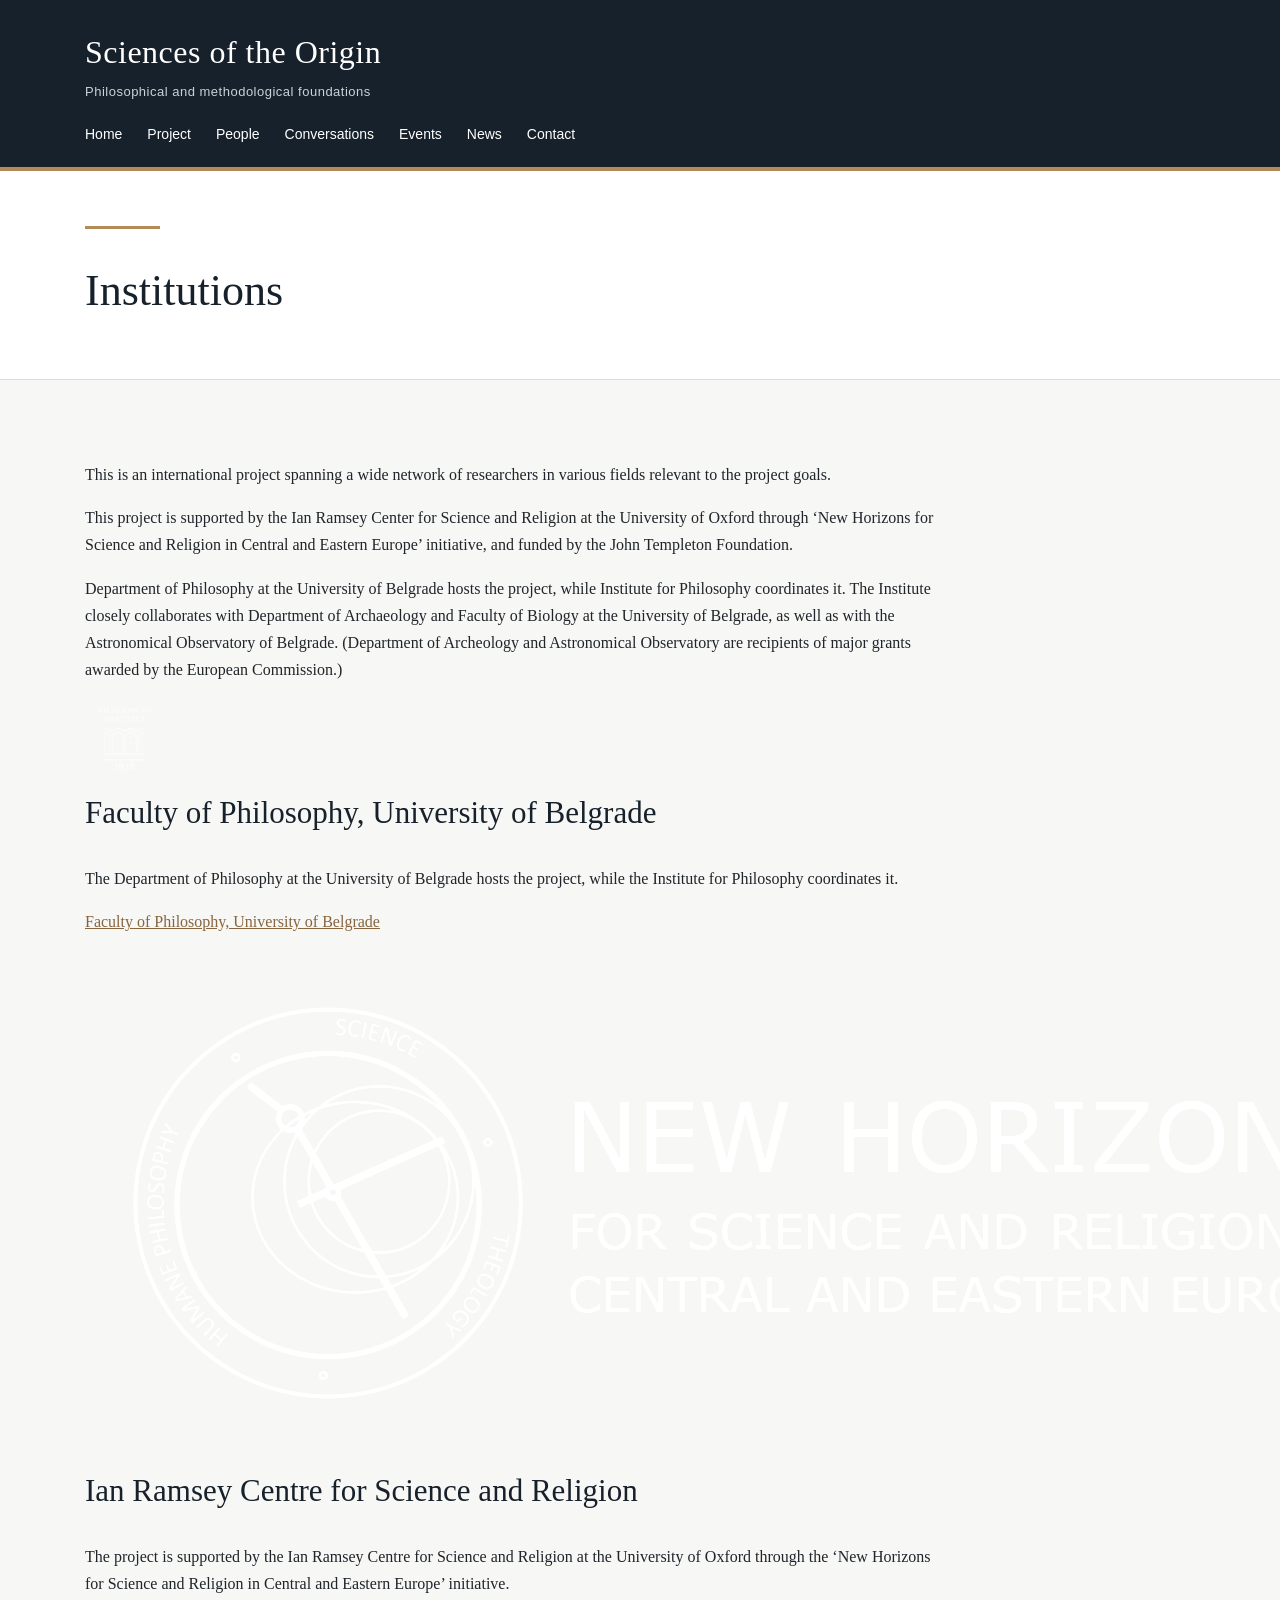
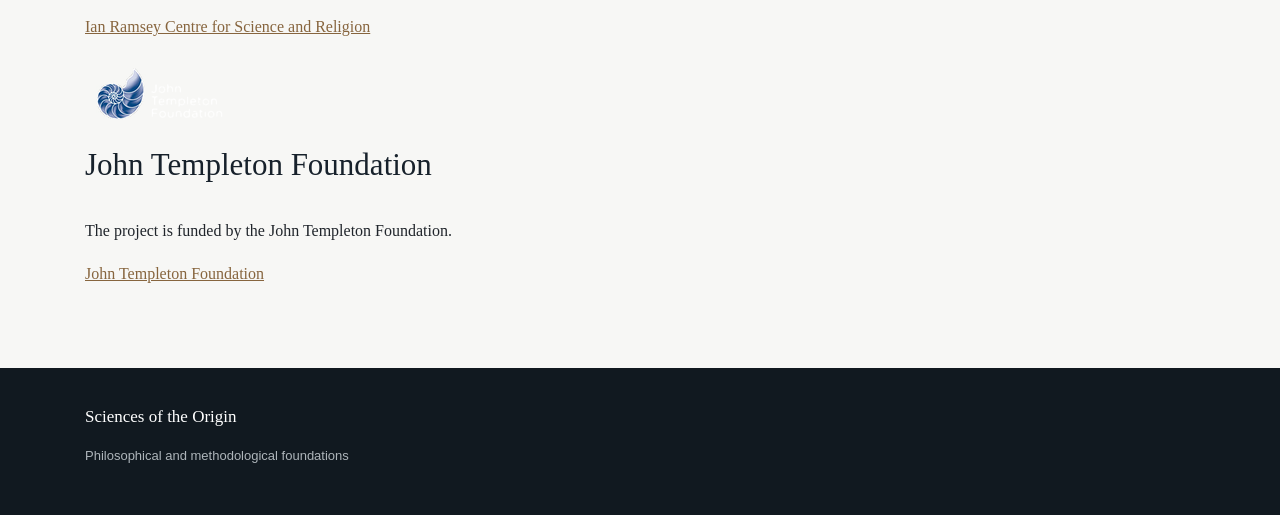
<file: institutions.html>
<!DOCTYPE html>
<html lang="en">

<head>
    <meta charset="UTF-8">
    <meta name="viewport" content="width=device-width, initial-scale=1.0">

    <title>Institutions — Sciences of the Origin</title>

    <link rel="stylesheet" href="style.css">
</head>

<body>

<header class="site-header">

    <div class="header-inner">

        <h1 class="site-title">Sciences of the Origin</h1>

        <div class="site-tagline">
            Philosophical and methodological foundations
        </div>

        <nav class="site-nav">
            <a href="index.html">Home</a>
            <a href="project.html">Project</a>
            <a href="people.html">People</a>
            <a href="conversations.html">Conversations</a>
            <a href="events.html">Events</a>
            <a href="news.html">News</a>
            <a href="contact.html">Contact</a>
        </nav>

    </div>

</header>


<section class="page-header">

    <div class="container">

        <div class="gold-line"></div>

        <h1>Institutions</h1>

    </div>
</section>


<main class="content">

<div class="container">

    <p>
        This is an international project spanning a wide network of
        researchers in various fields relevant to the project goals.
    </p>

    <p>
        This project is supported by the Ian Ramsey Center for Science
        and Religion at the University of Oxford through ‘New Horizons
        for Science and Religion in Central and Eastern Europe’
        initiative, and funded by the John Templeton Foundation.
    </p>

    <p>
        Department of Philosophy at the University of Belgrade hosts
        the project, while Institute for Philosophy coordinates it.
        The Institute closely collaborates with Department of Archaeology
        and Faculty of Biology at the University of Belgrade, as well as
        with the Astronomical Observatory of Belgrade.
        (Department of Archeology and Astronomical Observatory are
        recipients of major grants awarded by the European Commission.)
    </p>


    <section class="institution-block">

        <img
            src="images/filozofski.png"
            alt="Faculty of Philosophy, University of Belgrade"
            class="institution-logo"
        >

        <h2>Faculty of Philosophy, University of Belgrade</h2>

        <p>
            The Department of Philosophy at the University of Belgrade
            hosts the project, while the Institute for Philosophy
            coordinates it.
        </p>

        <p>
            <a href="https://www.f.bg.ac.rs/" target="_blank">
                Faculty of Philosophy, University of Belgrade
            </a>
        </p>

    </section>


    <section class="institution-block">

        <img
            src="images/newhorizons.png"
            alt="New Horizons for Science and Religion"
            class="institution-logo"
        >

        <h2>Ian Ramsey Centre for Science and Religion</h2>

        <p>
            The project is supported by the Ian Ramsey Centre for Science
            and Religion at the University of Oxford through the
            ‘New Horizons for Science and Religion in Central and
            Eastern Europe’ initiative.
        </p>

        <p>
            <a href="https://www.ianramseycentre.info/" target="_blank">
                Ian Ramsey Centre for Science and Religion
            </a>
        </p>

    </section>


    <section class="institution-block">

        <img
            src="images/templeton.png"
            alt="John Templeton Foundation"
            class="institution-logo"
        >

        <h2>John Templeton Foundation</h2>

        <p>
            The project is funded by the John Templeton Foundation.
        </p>

        <p>
            <a href="https://www.templeton.org/" target="_blank">
                John Templeton Foundation
            </a>
        </p>

    </section>


</div>

</main>


<footer class="site-footer">

    <div class="footer-inner">

        <div class="footer-title">
            Sciences of the Origin
        </div>

        <p>
            Philosophical and methodological foundations
        </p>
    </div>

</footer>

</body>

</html>
</file>
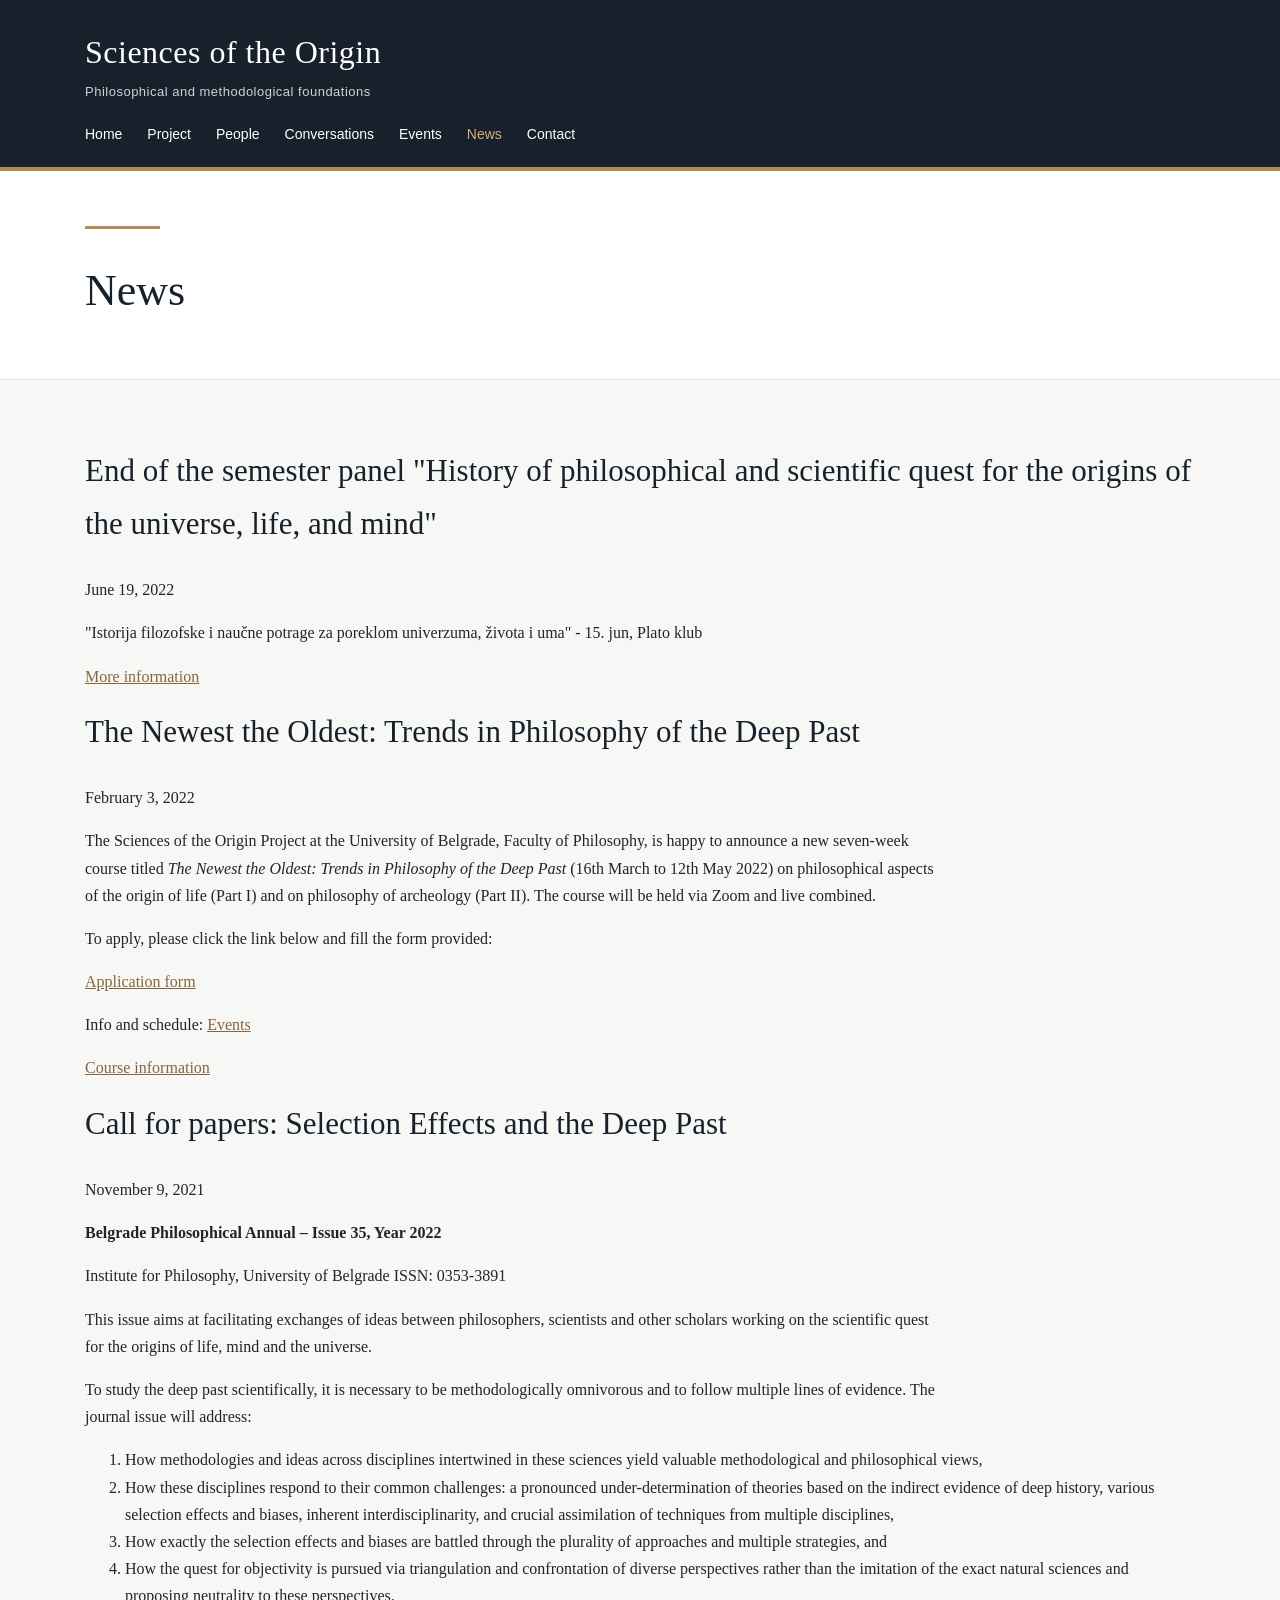
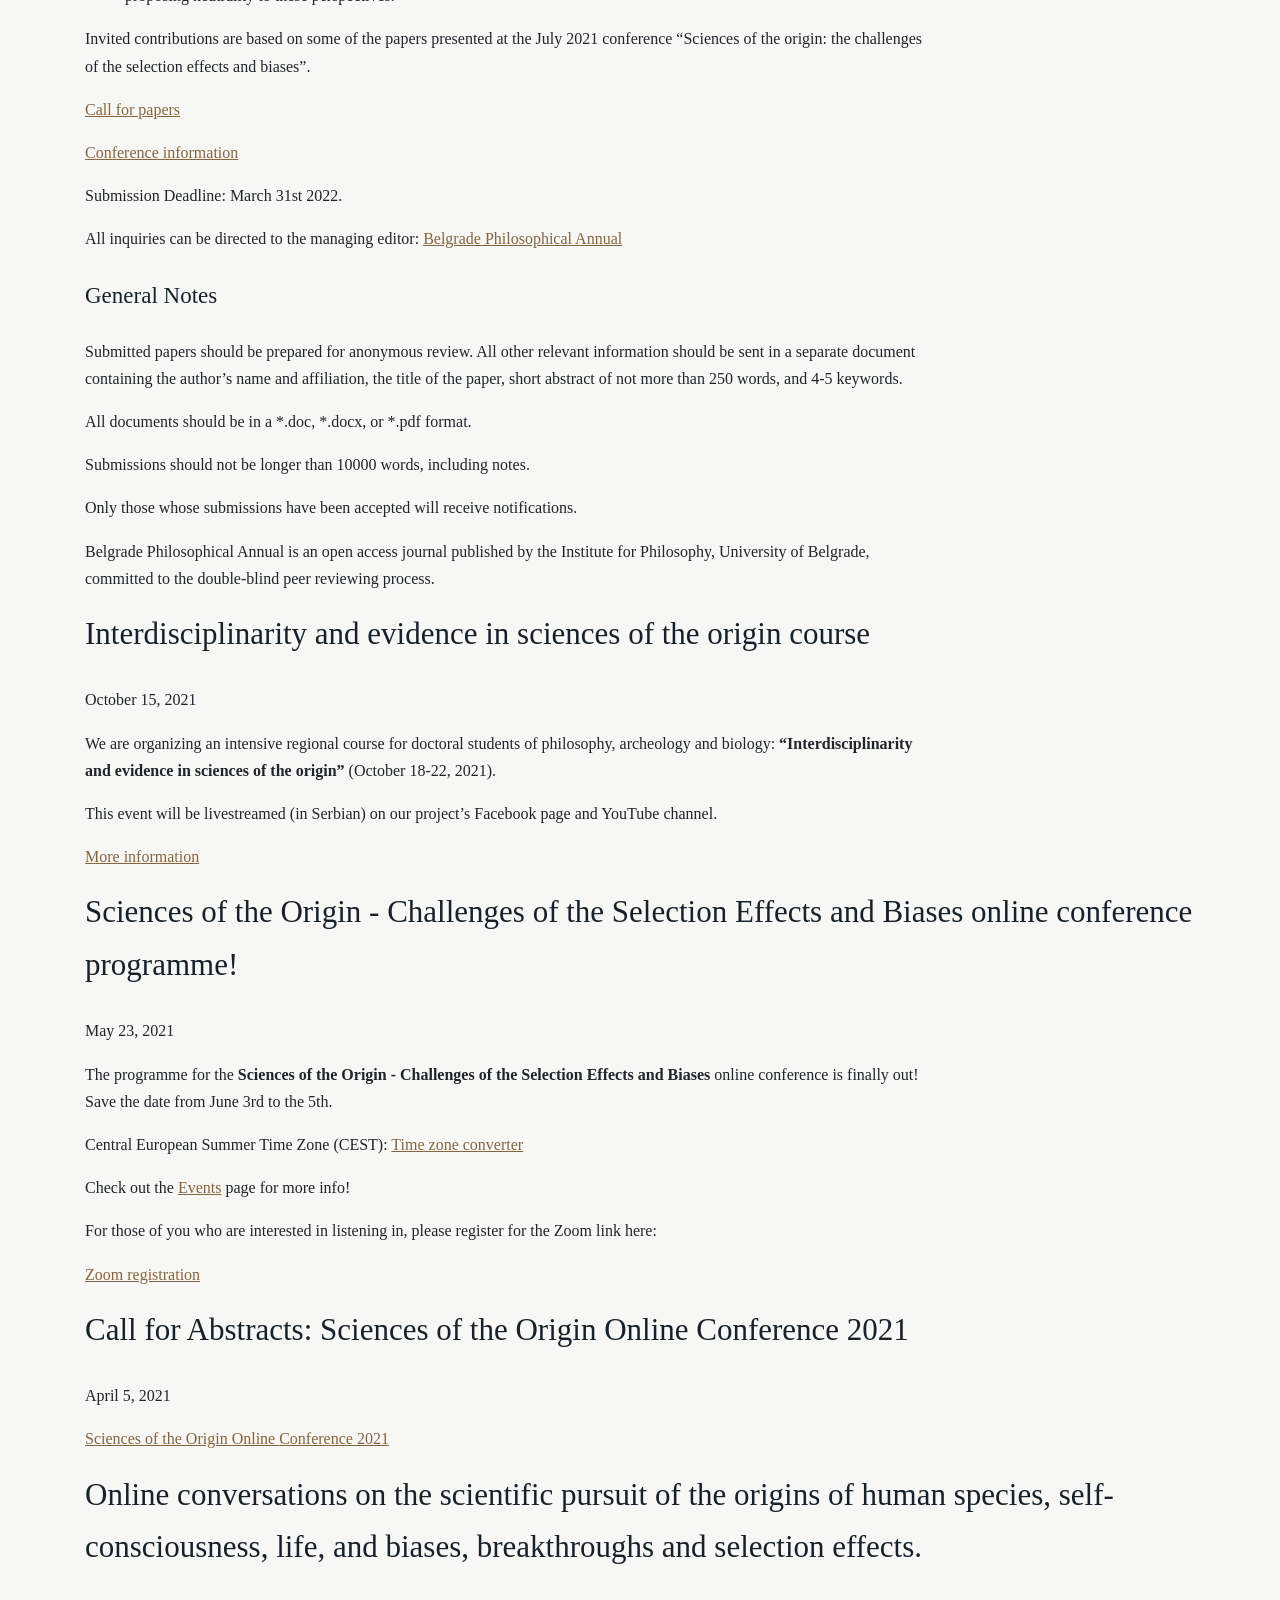
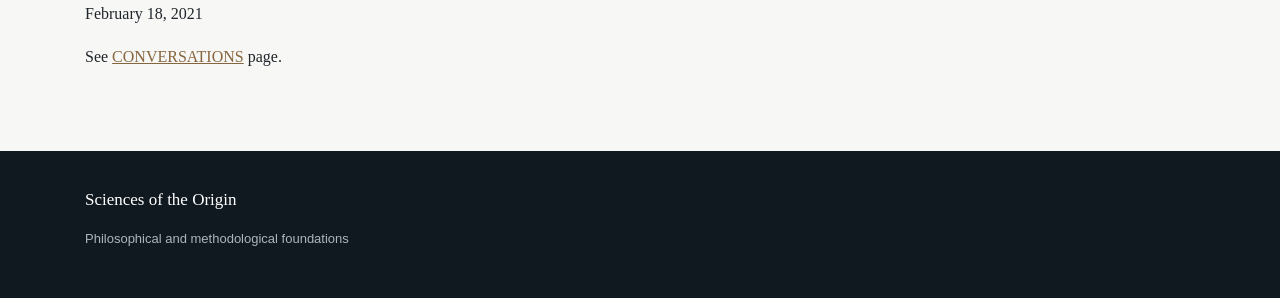
<file: news.html>
<!DOCTYPE html>
<html lang="en">

<head>
    <meta charset="UTF-8">
    <meta name="viewport" content="width=device-width, initial-scale=1.0">

    <title>News — Sciences of the Origin</title>

    <link rel="stylesheet" href="style.css">
</head>

<body>

<header class="site-header">

    <div class="header-inner">

        <h1 class="site-title">Sciences of the Origin</h1>

        <div class="site-tagline">
            Philosophical and methodological foundations
        </div>

        <nav class="site-nav">
            <a href="index.html">Home</a>
            <a href="project.html">Project</a>
            <a href="people.html">People</a>
            <a href="conversations.html">Conversations</a>
            <a href="events.html">Events</a>
            <a href="news.html" class="active">News</a>
            <a href="contact.html">Contact</a>
        </nav>

    </div>

</header>


<section class="page-header">

    <div class="container">

        <div class="gold-line"></div>

        <h1>News</h1>

    </div>
</section>


<main class="content">

<div class="container">


    <!-- June 19, 2022 -->

    <article class="news-item">

        <h2>
            End of the semester panel
            "History of philosophical and scientific quest for the origins
            of the universe, life, and mind"
        </h2>

        <div class="news-date">June 19, 2022</div>

        <p>
            "Istorija filozofske i naučne potrage za poreklom univerzuma,
            života i uma" - 15. jun, Plato klub
        </p>

        <p>
            <a href="events.html">
                More information
            </a>
        </p>

    </article>


    <!-- February 3, 2022 -->

    <article class="news-item">

        <h2>
            The Newest the Oldest: Trends in Philosophy of the Deep Past
        </h2>

        <div class="news-date">February 3, 2022</div>

        <p>
            The Sciences of the Origin Project at the University of
            Belgrade, Faculty of Philosophy, is happy to announce a new
            seven-week course titled
            <em>The Newest the Oldest: Trends in Philosophy of the Deep Past</em>
            (16th March to 12th May 2022) on philosophical aspects of the
            origin of life (Part I) and on philosophy of archeology (Part II).
            The course will be held via Zoom and live combined.
        </p>

        <p>
            To apply, please click the link below and fill the form provided:
        </p>

        <p>
            <a href="https://docs.google.com/forms/d/1WiRD6UD49gN5spvliGcl7Mdh-3mqxh7vwxIOZUPgjWM/edit?usp=sharing"
               target="_blank">
                Application form
            </a>
        </p>

        <p>
            Info and schedule:
            <a href="events.html">Events</a>
        </p>

        <p>
            <a href="https://drive.google.com/file/d/11s58gCVXY-qp6d9Ch39FGyRpOAJ83j_3/view?usp=sharing"
               target="_blank">
                Course information
            </a>
        </p>

    </article>


    <!-- November 9, 2021 -->

    <article class="news-item">

        <h2>
            Call for papers: Selection Effects and the Deep Past
        </h2>

        <div class="news-date">November 9, 2021</div>

        <p>
            <strong>Belgrade Philosophical Annual – Issue 35, Year 2022</strong>
        </p>

        <p>
            Institute for Philosophy, University of Belgrade
            ISSN: 0353-3891
        </p>

        <p>
            This issue aims at facilitating exchanges of ideas between
            philosophers, scientists and other scholars working on the
            scientific quest for the origins of life, mind and the universe.
        </p>

        <p>
            To study the deep past scientifically, it is necessary to be
            methodologically omnivorous and to follow multiple lines of
            evidence. The journal issue will address:
        </p>

        <ol>
            <li>
                How methodologies and ideas across disciplines intertwined
                in these sciences yield valuable methodological and
                philosophical views,
            </li>

            <li>
                How these disciplines respond to their common challenges:
                a pronounced under-determination of theories based on the
                indirect evidence of deep history, various selection effects
                and biases, inherent interdisciplinarity, and crucial
                assimilation of techniques from multiple disciplines,
            </li>

            <li>
                How exactly the selection effects and biases are battled
                through the plurality of approaches and multiple strategies,
                and
            </li>

            <li>
                How the quest for objectivity is pursued via triangulation
                and confrontation of diverse perspectives rather than the
                imitation of the exact natural sciences and proposing
                neutrality to these perspectives.
            </li>
        </ol>

        <p>
            Invited contributions are based on some of the papers presented
            at the July 2021 conference
            “Sciences of the origin: the challenges of the selection effects
            and biases”.
        </p>

        <p>
            <a href="https://www.f.bg.ac.rs/bpa/calls-for-papers.html"
               target="_blank">
                Call for papers
            </a>
        </p>

        <p>
            <a href="events.html">
                Conference information
            </a>
        </p>

        <p>
            Submission Deadline: March 31st 2022.
        </p>

        <p>
            All inquiries can be directed to the managing editor:
            <a href="mailto:philannual@f.bg.ac.rs">
                Belgrade Philosophical Annual
            </a>
        </p>

        <h3>General Notes</h3>

        <p>
            Submitted papers should be prepared for anonymous review.
            All other relevant information should be sent in a separate
            document containing the author’s name and affiliation, the title
            of the paper, short abstract of not more than 250 words, and
            4-5 keywords.
        </p>

        <p>
            All documents should be in a *.doc, *.docx, or *.pdf format.
        </p>

        <p>
            Submissions should not be longer than 10000 words, including
            notes.
        </p>

        <p>
            Only those whose submissions have been accepted will receive
            notifications.
        </p>

        <p>
            Belgrade Philosophical Annual is an open access journal published
            by the Institute for Philosophy, University of Belgrade,
            committed to the double-blind peer reviewing process.
        </p>

    </article>


    <!-- October 15, 2021 -->

    <article class="news-item">

        <h2>
            Interdisciplinarity and evidence in sciences of the origin course
        </h2>

        <div class="news-date">October 15, 2021</div>

        <p>
            We are organizing an intensive regional course for doctoral
            students of philosophy, archeology and biology:
            <strong>
                “Interdisciplinarity and evidence in sciences of the origin”
            </strong>
            (October 18-22, 2021).
        </p>

        <p>
            This event will be livestreamed (in Serbian) on our project’s
            Facebook page and YouTube channel.
        </p>

        <p>
            <a href="events.html">More information</a>
        </p>

    </article>


    <!-- May 23, 2021 -->

    <article class="news-item">

        <h2>
            Sciences of the Origin - Challenges of the Selection Effects
            and Biases online conference programme!
        </h2>

        <div class="news-date">May 23, 2021</div>

        <p>
            The programme for the
            <strong>
                Sciences of the Origin - Challenges of the Selection Effects
                and Biases
            </strong>
            online conference is finally out! Save the date from June 3rd
            to the 5th.
        </p>

        <p>
            Central European Summer Time Zone (CEST):
            <a href="https://www.timeanddate.com/worldclock/converter.html"
               target="_blank">
                Time zone converter
            </a>
        </p>

        <p>
            Check out the <a href="events.html">Events</a> page for more info!
        </p>

        <p>
            For those of you who are interested in listening in, please
            register for the Zoom link here:
        </p>

        <p>
            <a href="https://forms.gle/oAzdyW2FPnJbfp3h6"
               target="_blank">
                Zoom registration
            </a>
        </p>

    </article>


    <!-- April 5, 2021 -->

    <article class="news-item">

        <h2>
            Call for Abstracts: Sciences of the Origin Online Conference 2021
        </h2>

        <div class="news-date">April 5, 2021</div>

        <p>
            <a href="events.html">
                Sciences of the Origin Online Conference 2021
            </a>
        </p>

    </article>


    <!-- February 18, 2021 -->

    <article class="news-item">

        <h2>
            Online conversations on the scientific pursuit of the origins
            of human species, self-consciousness, life, and biases,
            breakthroughs and selection effects.
        </h2>

        <div class="news-date">February 18, 2021</div>

        <p>
            See <a href="conversations.html">CONVERSATIONS</a> page.
        </p>

    </article>


</div>

</main>


<footer class="site-footer">

    <div class="footer-inner">

        <div class="footer-title">
            Sciences of the Origin
        </div>

        <p>
            Philosophical and methodological foundations
        </p>

    </div>

</footer>

</body>

</html>
</file>
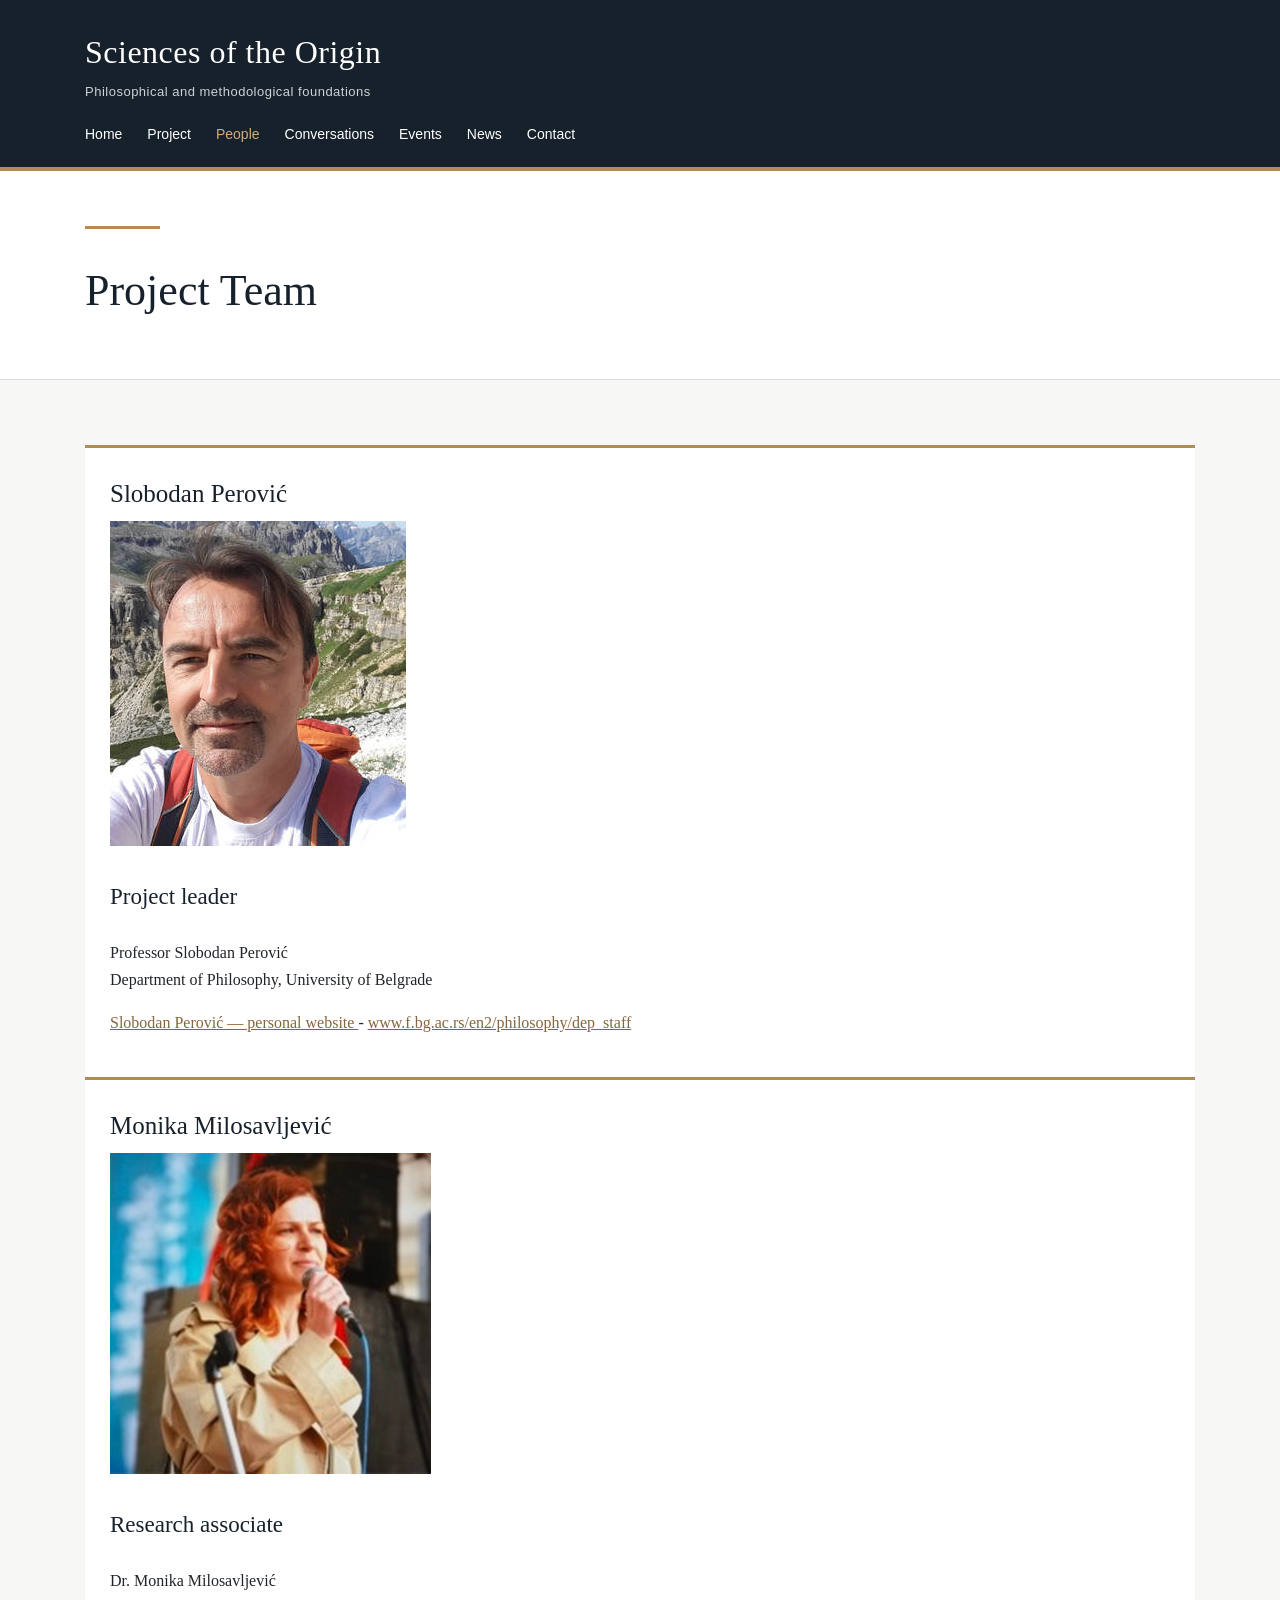
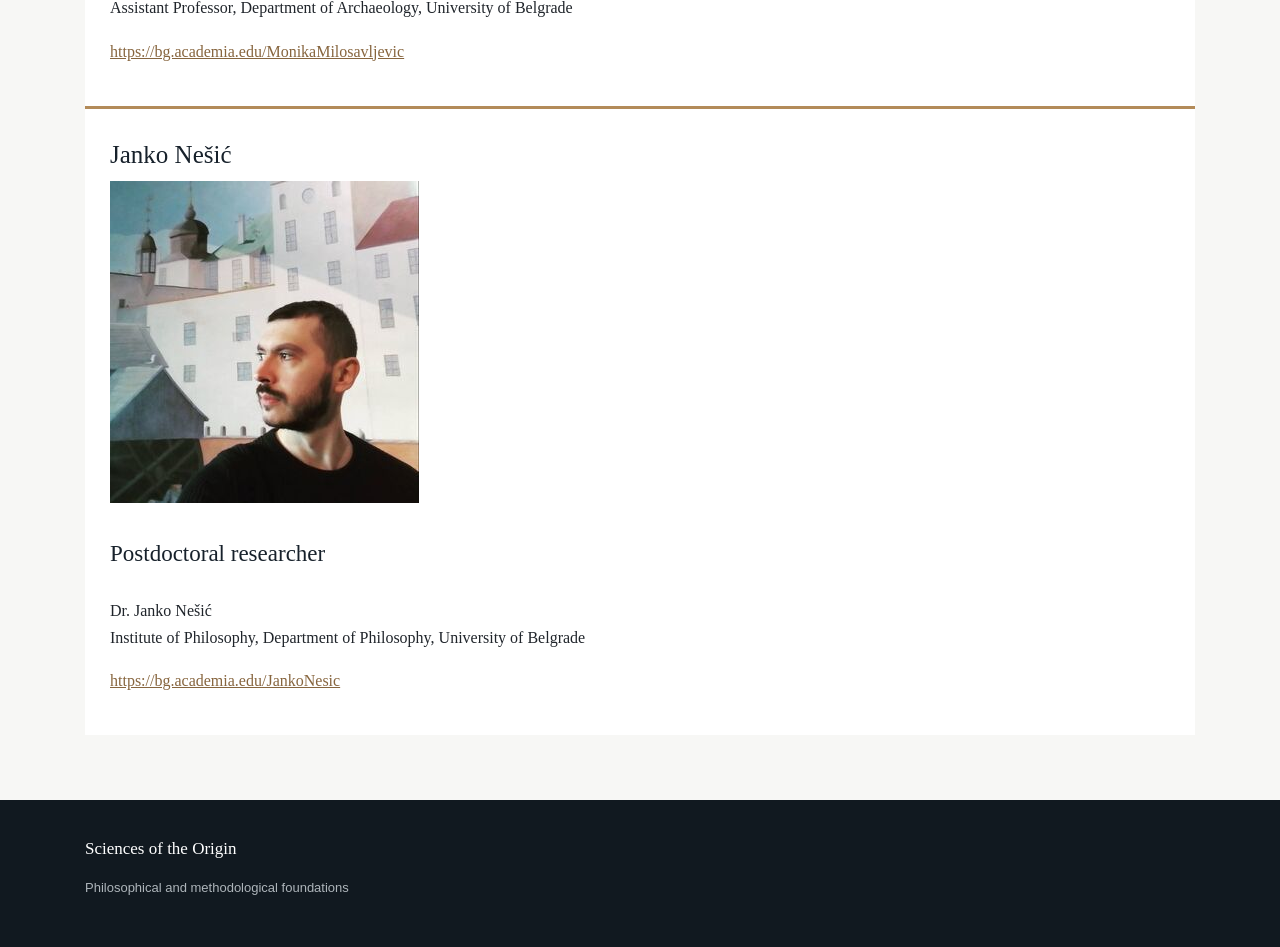
<file: people.html>
<!DOCTYPE html>
<html lang="en">

<head>
    <meta charset="UTF-8">
    <meta name="viewport" content="width=device-width, initial-scale=1.0">
    <title>People — Sciences of the Origin</title>
    <link rel="stylesheet" href="style.css">
</head>

<body>

<header class="site-header">
    <div class="header-inner">

        <h1 class="site-title">Sciences of the Origin</h1>

        <div class="site-tagline">
            Philosophical and methodological foundations
        </div>

        <nav class="site-nav">
            <a href="index.html">Home</a>
            <a href="project.html">Project</a>
            <a href="people.html" class="active">People</a>
            <a href="conversations.html">Conversations</a>
            <a href="events.html">Events</a>
            <a href="news.html">News</a>
            <a href="contact.html">Contact</a>
        </nav>

    </div>
</header>


<section class="page-header">
    <div class="container">

        <div class="gold-line"></div>

        <h1>Project Team</h1>

    </div>
</section>


<main class="content">

<div class="container">


    <!-- Slobodan Perović -->

    <section class="person">

        <h2>Slobodan Perović</h2>

        <img
            src="images/sciorig.jpg"
            alt="Slobodan Perović"
            class="person-photo"
        >

        <h3>Project leader</h3>

        <p>
            Professor Slobodan Perović<br>
            Department of Philosophy, University of Belgrade
        </p>

        <p>
            <a href="https://perovicslobodan-jpg.github.io/" target="_blank">
    Slobodan Perović — personal website
            </a>
            -
            <a href="https://www.f.bg.ac.rs/en2/philosophy/dep_staff"
               target="_blank">
                www.f.bg.ac.rs/en2/philosophy/dep_staff
            </a>
        </p>

    </section>


    <!-- Monika Milosavljević -->

    <section class="person">

        <h2>Monika Milosavljević</h2>

        <img
            src="images/s200-monika-milosavljevic.jpg"
            alt="Monika Milosavljević"
            class="person-photo"
        >

        <h3>Research associate</h3>

        <p>
            Dr. Monika Milosavljević<br>
            Assistant Professor, Department of Archaeology,
            University of Belgrade
        </p>

        <p>
            <a href="https://bg.academia.edu/MonikaMilosavljevic"
               target="_blank">
                https://bg.academia.edu/MonikaMilosavljevic
            </a>
        </p>

    </section>


    <!-- Janko Nešić -->

    <section class="person">

        <h2>Janko Nešić</h2>

        <img
            src="images/79489991-10157615224118213-3295352265317023744-o.jpg"
            alt="Janko Nešić"
            class="person-photo"
        >

        <h3>Postdoctoral researcher</h3>

        <p>
            Dr. Janko Nešić<br>
            Institute of Philosophy,
            Department of Philosophy,
            University of Belgrade
        </p>

        <p>
            <a href="https://bg.academia.edu/JankoNesic"
               target="_blank">
                https://bg.academia.edu/JankoNesic
            </a>
        </p>

    </section>


</div>

</main>


<footer class="site-footer">

    <div class="footer-inner">

        <div class="footer-title">
            Sciences of the Origin
        </div>

        <p>
            Philosophical and methodological foundations
        </p>

    </div>

</footer>

</body>

</html>
</file>
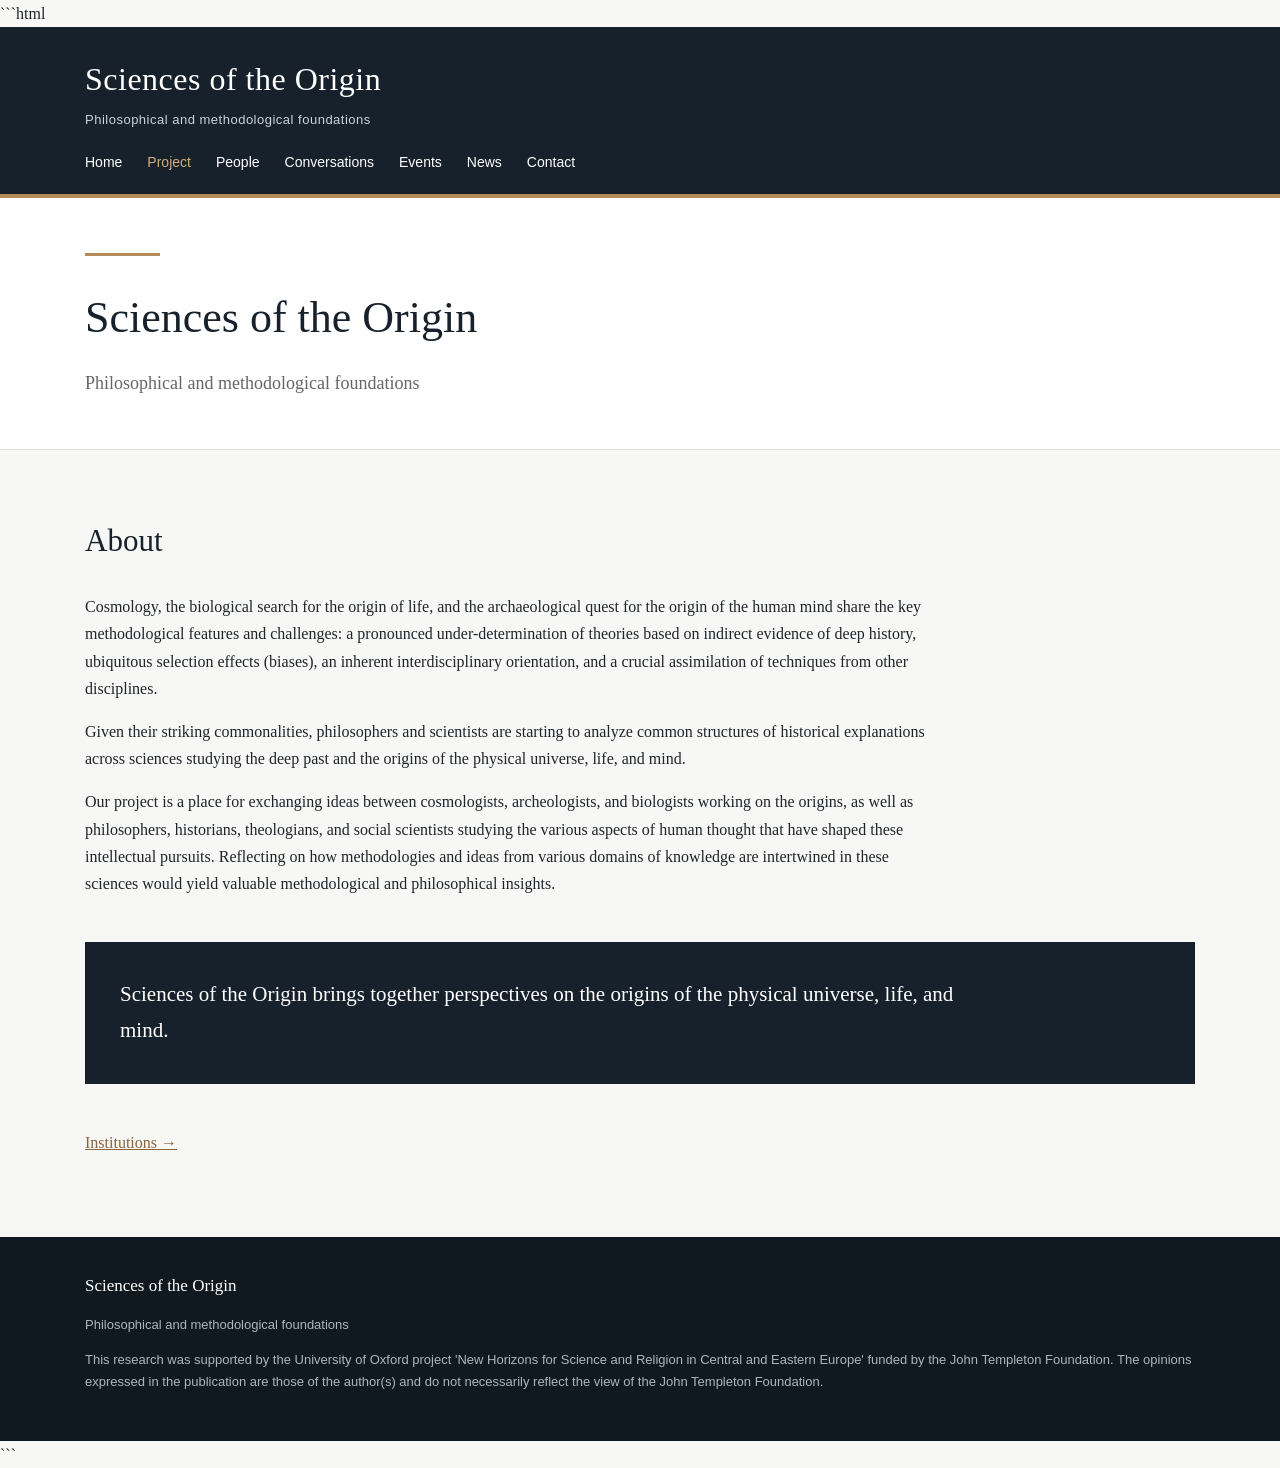
<file: project.html>
```html
<!DOCTYPE html>
<html lang="en">

<head>
    <meta charset="UTF-8">
    <meta name="viewport" content="width=device-width, initial-scale=1.0">

    <title>Project — Sciences of the Origin</title>

    <link rel="stylesheet" href="style.css">
</head>

<body>

<header class="site-header">

    <div class="header-inner">

        <h1 class="site-title">Sciences of the Origin</h1>

        <div class="site-tagline">
            Philosophical and methodological foundations
        </div>

        <nav class="site-nav">
            <a href="index.html">Home</a>
            <a href="project.html" class="active">Project</a>
            <a href="people.html">People</a>
            <a href="conversations.html">Conversations</a>
            <a href="events.html">Events</a>
            <a href="news.html">News</a>
            <a href="contact.html">Contact</a>
        </nav>

    </div>

</header>


<section class="page-header">

    <div class="container">

        <div class="gold-line"></div>

        <h1>Sciences of the Origin</h1>

        <p>Philosophical and methodological foundations</p>

    </div>

</section>


<main class="content">

    <div class="container">

        <h2>About</h2>

        <p>
            Cosmology, the biological search for the origin of life, and the
            archaeological quest for the origin of the human mind share the
            key methodological features and challenges: a pronounced
            under-determination of theories based on indirect evidence of
            deep history, ubiquitous selection effects (biases), an inherent
            interdisciplinary orientation, and a crucial assimilation of
            techniques from other disciplines.
        </p>

        <p>
            Given their striking commonalities, philosophers and scientists
            are starting to analyze common structures of historical
            explanations across sciences studying the deep past and the
            origins of the physical universe, life, and mind.
        </p>

        <p>
            Our project is a place for exchanging ideas between cosmologists,
            archeologists, and biologists working on the origins, as well as
            philosophers, historians, theologians, and social scientists
            studying the various aspects of human thought that have shaped
            these intellectual pursuits. Reflecting on how methodologies and
            ideas from various domains of knowledge are intertwined in these
            sciences would yield valuable methodological and philosophical
            insights.
        </p>

        <div class="callout">

            <p>
                Sciences of the Origin brings together perspectives on the
                origins of the physical universe, life, and mind.
            </p>

        </div>

        <p>
            <a href="institutions.html">
                Institutions →
            </a>
        </p>

    </div>

</main>


<footer class="site-footer">

    <div class="footer-inner">

        <div class="footer-title">
            Sciences of the Origin
        </div>

        <p>
            Philosophical and methodological foundations
        </p>

        <p>
            This research was supported by the University of Oxford project
            'New Horizons for Science and Religion in Central and Eastern
            Europe' funded by the John Templeton Foundation. The opinions
            expressed in the publication are those of the author(s) and do not
            necessarily reflect the view of the John Templeton Foundation.
        </p>

    </div>

</footer>

</body>
</html>
```
</file>
<file: style.css>
/* =========================================
   SCIENCES OF THE ORIGIN
   Main site stylesheet
   ========================================= */

* {
    box-sizing: border-box;
}

html {
    scroll-behavior: smooth;
}

body {
    margin: 0;
    background: #f7f7f5;
    color: #20252b;
    font-family: Georgia, "Times New Roman", serif;
    line-height: 1.7;
}

/* ---------- HEADER ---------- */

.site-header {
    background: #17212b;
    color: #ffffff;
    border-bottom: 4px solid #b38b59;
}

.header-inner {
    max-width: 1180px;
    margin: auto;
    padding: 25px 35px 20px;
}

.site-title {
    margin: 0;
    font-size: 32px;
    font-weight: normal;
    letter-spacing: 0.5px;
}

.site-tagline {
    margin: 2px 0 20px;
    color: #cbd2d8;
    font-family: Arial, Helvetica, sans-serif;
    font-size: 13px;
    letter-spacing: 0.5px;
}

.site-nav {
    display: flex;
    flex-wrap: wrap;
    gap: 25px;
    font-family: Arial, Helvetica, sans-serif;
}

.site-nav a {
    color: #ffffff;
    text-decoration: none;
    font-size: 14px;
}

.site-nav a:hover,
.site-nav a.active {
    color: #d4ad78;
}

/* ---------- PAGE CONTAINER ---------- */

.container {
    max-width: 1180px;
    margin: auto;
    padding: 0 35px;
}

/* ---------- HERO ---------- */

.hero {
    background: #ffffff;
    border-bottom: 1px solid #ddd;
    padding: 75px 0 70px;
}

.hero-inner {
    max-width: 1180px;
    margin: auto;
    padding: 0 35px;
}

.gold-line {
    width: 75px;
    height: 3px;
    background: #b38b59;
    margin-bottom: 25px;
}

.hero h1 {
    max-width: 850px;
    margin: 0 0 22px;
    color: #17212b;
    font-size: 52px;
    font-weight: normal;
    line-height: 1.1;
}

.hero p {
    max-width: 780px;
    margin: 0;
    color: #555d63;
    font-size: 20px;
}

/* ---------- PAGE TITLE ---------- */

.page-header {
    background: #ffffff;
    border-bottom: 1px solid #ddd;
    padding: 55px 0 50px;
}

.page-header h1 {
    margin: 0;
    color: #17212b;
    font-size: 44px;
    font-weight: normal;
}

.page-header p {
    max-width: 750px;
    margin: 12px 0 0;
    color: #666;
    font-size: 18px;
}

/* ---------- CONTENT ---------- */

.content {
    padding: 65px 0;
}

.content h2 {
    margin-top: 0;
    color: #17212b;
    font-size: 31px;
    font-weight: normal;
}

.content h3 {
    color: #17212b;
    font-size: 23px;
    font-weight: normal;
}

.content p {
    max-width: 850px;
}

.content a {
    color: #87653e;
}

.content a:hover {
    color: #17212b;
}

/* ---------- CARDS ---------- */

.card-grid {
    display: grid;
    grid-template-columns: repeat(3, 1fr);
    gap: 25px;
    margin-top: 35px;
}

.card {
    background: #ffffff;
    padding: 28px;
    border-top: 3px solid #b38b59;
}

.card h3 {
    margin-top: 0;
}

.card p {
    color: #62686d;
    font-size: 15px;
}

/* ---------- PEOPLE ---------- */

.people-grid {
    display: grid;
    grid-template-columns: repeat(3, 1fr);
    gap: 28px;
}

.person {
    background: #ffffff;
    padding: 25px;
    border-top: 3px solid #b38b59;
}

.person-image {
    width: 100%;
    height: 250px;
    object-fit: cover;
    background: #e9eaeb;
    margin-bottom: 20px;
}

.person h2 {
    margin: 0 0 5px;
    font-size: 25px;
}

.person .role {
    color: #87653e;
    font-family: Arial, Helvetica, sans-serif;
    font-size: 13px;
    text-transform: uppercase;
    letter-spacing: 0.6px;
}

/* ---------- NEWS / EVENTS ---------- */

.archive-item {
    background: #ffffff;
    margin-bottom: 20px;
    padding: 27px 30px;
    border-left: 3px solid #b38b59;
}

.archive-date {
    color: #87653e;
    font-family: Arial, Helvetica, sans-serif;
    font-size: 12px;
    letter-spacing: 1px;
    text-transform: uppercase;
}

.archive-item h2 {
    margin: 7px 0;
    font-size: 24px;
}

.archive-item p {
    color: #5f666b;
}

/* ---------- CONVERSATIONS ---------- */

.conversation {
    background: #ffffff;
    padding: 28px 32px;
    margin-bottom: 20px;
    border-left: 3px solid #b38b59;
}

.conversation h2 {
    margin: 0 0 8px;
    font-size: 24px;
}

.conversation .guest {
    color: #87653e;
    font-family: Arial, Helvetica, sans-serif;
    font-size: 13px;
}

/* ---------- CALLOUT ---------- */

.callout {
    margin: 45px 0;
    padding: 35px;
    background: #17212b;
    color: #ffffff;
}

.callout p {
    margin: 0;
    max-width: 850px;
    font-size: 21px;
}

/* ---------- FOOTER ---------- */

.site-footer {
    background: #111920;
    color: #aeb5ba;
    padding: 35px 0;
    font-family: Arial, Helvetica, sans-serif;
    font-size: 13px;
}

.footer-inner {
    max-width: 1180px;
    margin: auto;
    padding: 0 35px;
}

.footer-title {
    color: #ffffff;
    font-family: Georgia, "Times New Roman", serif;
    font-size: 17px;
}

/* ---------- MOBILE ---------- */

@media (max-width: 850px) {

    .header-inner,
    .hero-inner,
    .container,
    .footer-inner {
        padding-left: 22px;
        padding-right: 22px;
    }

    .site-nav {
        gap: 14px;
    }

    .hero h1 {
        font-size: 40px;
    }

    .page-header h1 {
        font-size: 36px;
    }

    .card-grid,
    .people-grid {
        grid-template-columns: 1fr;
    }

    .person-image {
        height: auto;
        max-height: 400px;
    }
}
</file>
